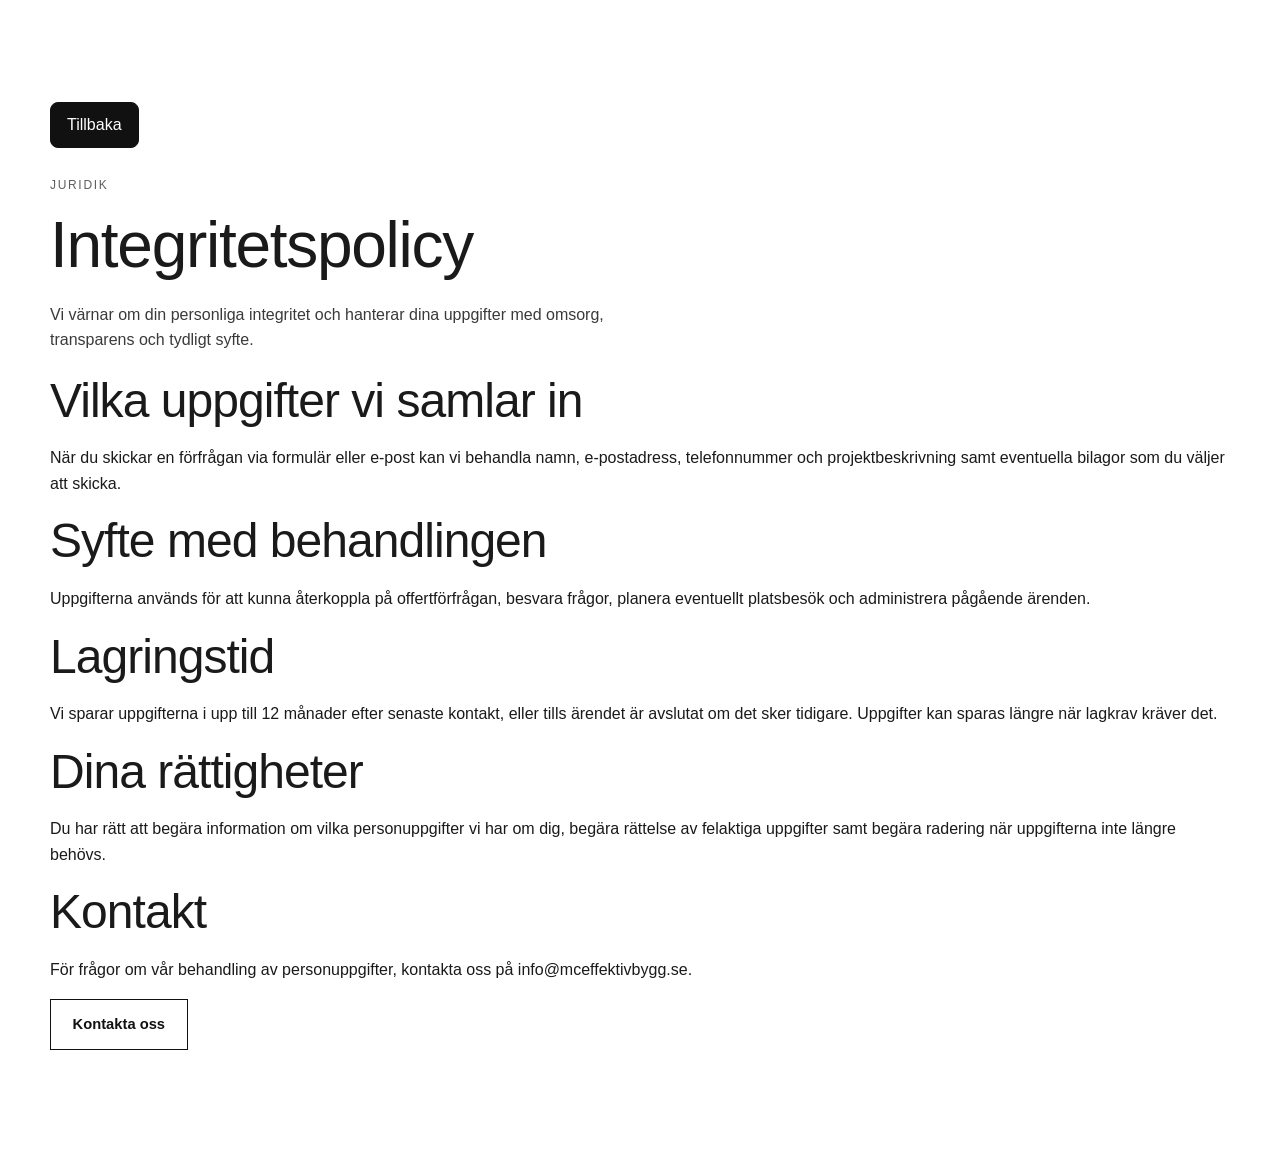
<file: integritetspolicy.html>
<!DOCTYPE html>
<html lang="sv">
  <head>
    <meta charset="UTF-8" />
    <meta name="viewport" content="width=device-width, initial-scale=1.0" />
    <title>Integritetspolicy | M &amp; C Effektiv Bygg AB</title>
    <meta name="description" content="Integritetspolicy för M & C Effektiv Bygg AB." />
    <link rel="stylesheet" href="styles.css" />
  </head>
  <body>
    <main class="section">
      <div class="container policy-page">
        <a class="btn-back js-smart-back" href="index.html#kontakt">Tillbaka</a>
        <p class="eyebrow">Juridik</p>
        <h1>Integritetspolicy</h1>
        <p class="project-lead">Vi värnar om din personliga integritet och hanterar dina uppgifter med omsorg, transparens och tydligt syfte.</p>

        <section>
          <h2>Vilka uppgifter vi samlar in</h2>
          <p>När du skickar en förfrågan via formulär eller e-post kan vi behandla namn, e-postadress, telefonnummer och projektbeskrivning samt eventuella bilagor som du väljer att skicka.</p>
        </section>

        <section>
          <h2>Syfte med behandlingen</h2>
          <p>Uppgifterna används för att kunna återkoppla på offertförfrågan, besvara frågor, planera eventuellt platsbesök och administrera pågående ärenden.</p>
        </section>

        <section>
          <h2>Lagringstid</h2>
          <p>Vi sparar uppgifterna i upp till 12 månader efter senaste kontakt, eller tills ärendet är avslutat om det sker tidigare. Uppgifter kan sparas längre när lagkrav kräver det.</p>
        </section>

        <section>
          <h2>Dina rättigheter</h2>
          <p>Du har rätt att begära information om vilka personuppgifter vi har om dig, begära rättelse av felaktiga uppgifter samt begära radering när uppgifterna inte längre behövs.</p>
        </section>

        <section>
          <h2>Kontakt</h2>
          <p>För frågor om vår behandling av personuppgifter, kontakta oss på <a href="mailto:info@mceffektivbygg.se">info@mceffektivbygg.se</a>.</p>
        </section>

        <a class="btn btn-primary" href="index.html#kontakt">Kontakta oss</a>
      </div>
    </main>
      <script src="script.js" defer></script>
  </body>
</html>
</file>
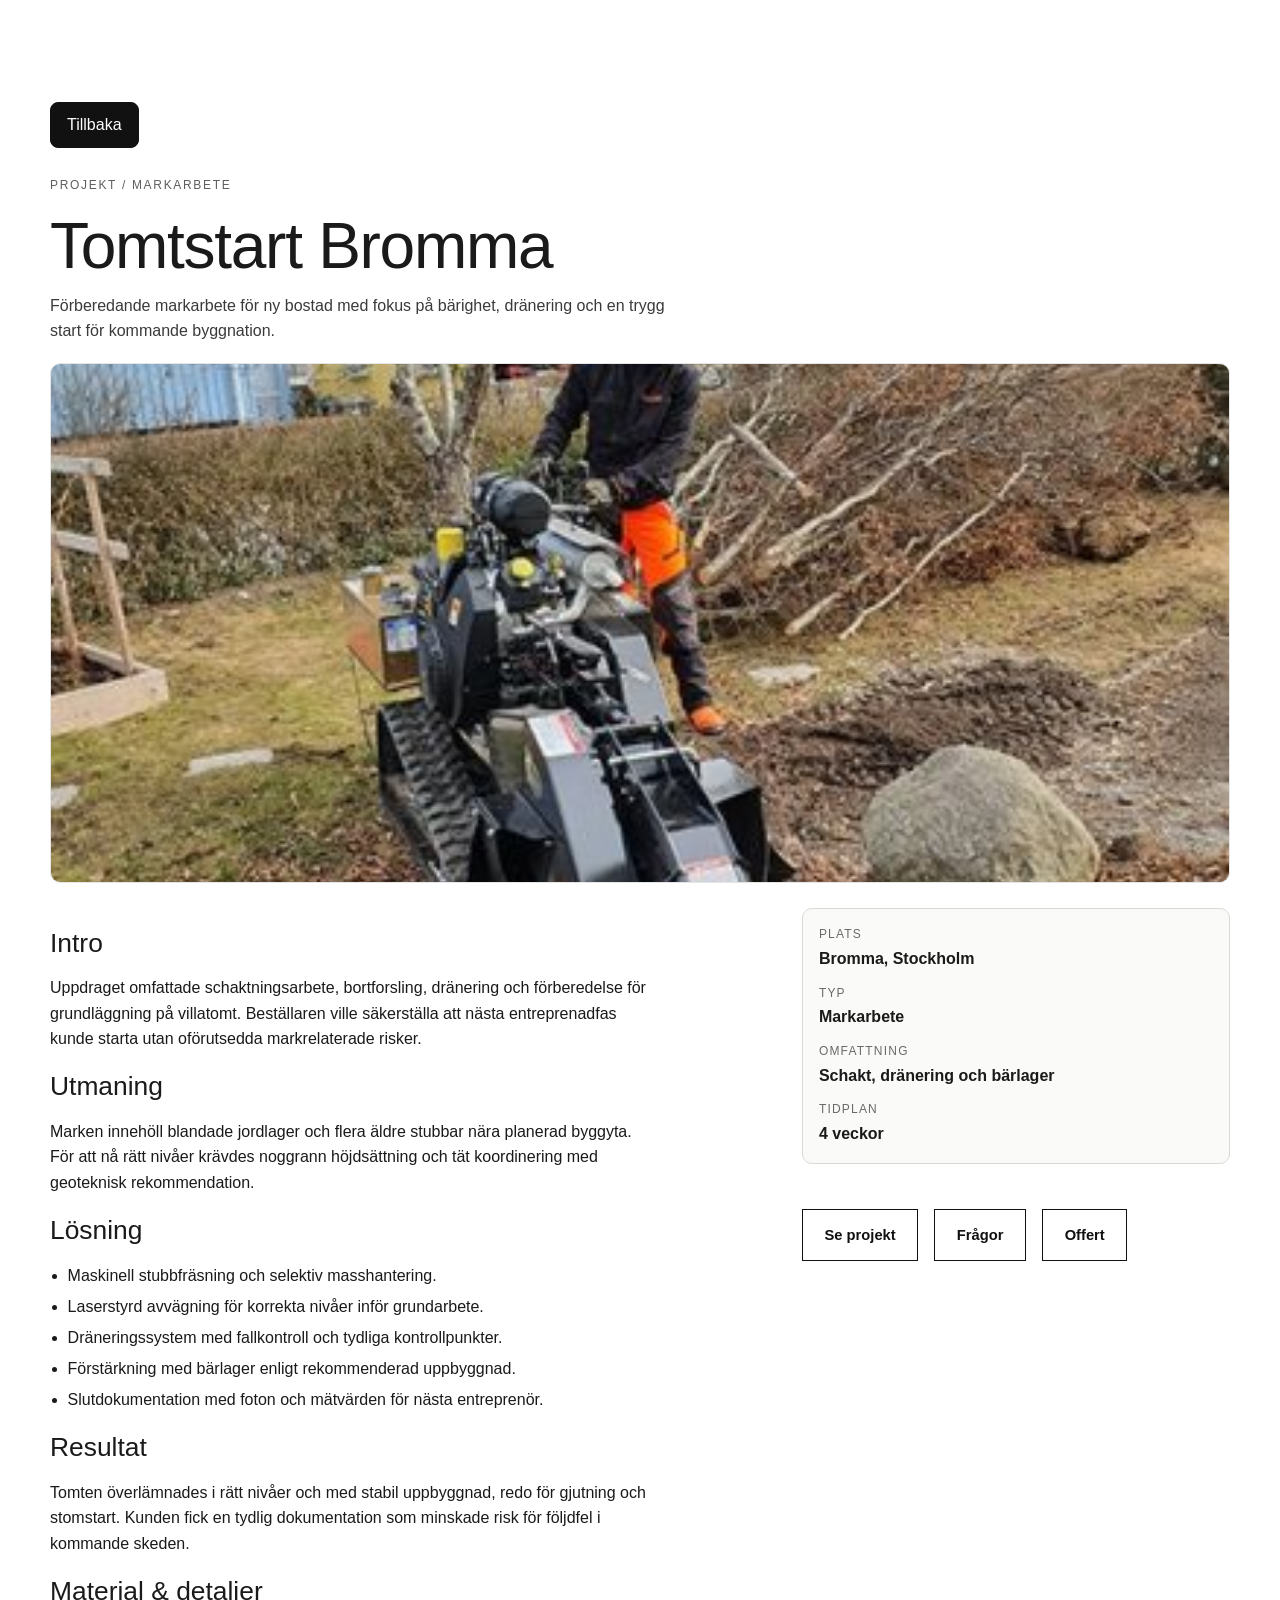
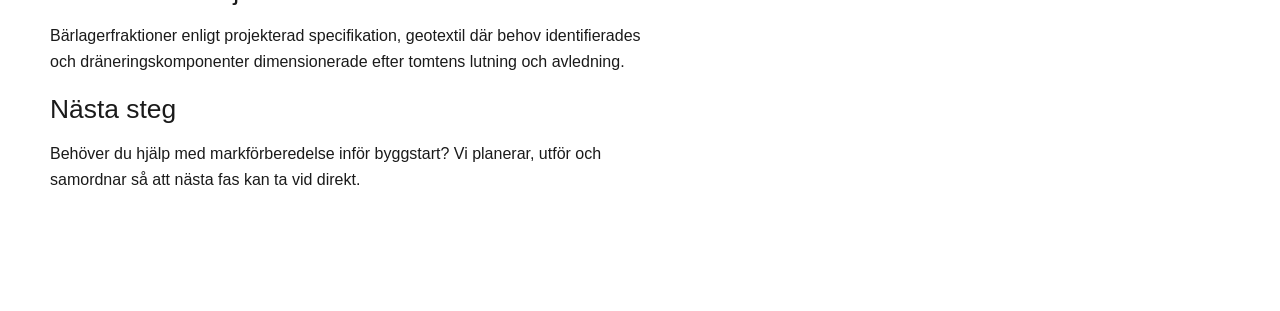
<file: projects/markarbete.html>
<!DOCTYPE html>
<html lang="sv">
  <head>
    <meta charset="UTF-8" />
    <meta name="viewport" content="width=device-width, initial-scale=1.0" />
    <title>Projekt | Tomtstart Bromma</title>
    <meta name="description" content="Projektöversikt för markarbete utfört av M & C Effektiv Bygg AB." />
    <link rel="stylesheet" href="../styles.css" />
  </head>
  <body>
    <main class="section">
      <div class="container project-detail">
        <div class="project-back-row"><a class="btn-back js-smart-back" href="../index.html#projekt">Tillbaka</a></div>
        <p class="eyebrow">Projekt / Markarbete</p>
        <h1>Tomtstart Bromma</h1>
        <p class="project-lead">Förberedande markarbete för ny bostad med fokus på bärighet, dränering och en trygg start för kommande byggnation.</p>

        <img src="../stubbfrasning-i-stockholm-pr0o8lj13ntaaxgfsxd2gxytgym2a6zgzi6w6am1l6.jpg" alt="Markarbete Bromma" loading="lazy" class="project-hero-image" />

        <div class="project-layout">
          <section class="project-text">
            <h2>Intro</h2>
            <p>Uppdraget omfattade schaktningsarbete, bortforsling, dränering och förberedelse för grundläggning på villatomt. Beställaren ville säkerställa att nästa entreprenadfas kunde starta utan oförutsedda markrelaterade risker.</p>

            <h2>Utmaning</h2>
            <p>Marken innehöll blandade jordlager och flera äldre stubbar nära planerad byggyta. För att nå rätt nivåer krävdes noggrann höjdsättning och tät koordinering med geoteknisk rekommendation.</p>

            <h2>Lösning</h2>
            <ul>
              <li>Maskinell stubbfräsning och selektiv masshantering.</li>
              <li>Laserstyrd avvägning för korrekta nivåer inför grundarbete.</li>
              <li>Dräneringssystem med fallkontroll och tydliga kontrollpunkter.</li>
              <li>Förstärkning med bärlager enligt rekommenderad uppbyggnad.</li>
              <li>Slutdokumentation med foton och mätvärden för nästa entreprenör.</li>
            </ul>

            <h2>Resultat</h2>
            <p>Tomten överlämnades i rätt nivåer och med stabil uppbyggnad, redo för gjutning och stomstart. Kunden fick en tydlig dokumentation som minskade risk för följdfel i kommande skeden.</p>

            <h2>Material &amp; detaljer</h2>
            <p>Bärlagerfraktioner enligt projekterad specifikation, geotextil där behov identifierades och dräneringskomponenter dimensionerade efter tomtens lutning och avledning.</p>

            <h2>Nästa steg</h2>
            <p>Behöver du hjälp med markförberedelse inför byggstart? Vi planerar, utför och samordnar så att nästa fas kan ta vid direkt.</p>
          </section>

          <aside class="project-facts project-aside">
            <div class="facts-card">
              <div><span>Plats</span><strong>Bromma, Stockholm</strong></div>
              <div><span>Typ</span><strong>Markarbete</strong></div>
              <div><span>Omfattning</span><strong>Schakt, dränering och bärlager</strong></div>
              <div><span>Tidplan</span><strong>4 veckor</strong></div>
            </div>
            <div class="cta-buttons">
              <a class="btn btn-primary" href="../index.html#projekt">Se projekt</a>
              <a class="btn btn-primary" href="../index.html#kontakt">Frågor</a>
              <a class="btn btn-primary" href="../index.html#kontakt">Offert</a>
            </div>
          </aside>
        </div>
      </div>
    </main>
      <script src="../script.js" defer></script>
  </body>
</html>
</file>
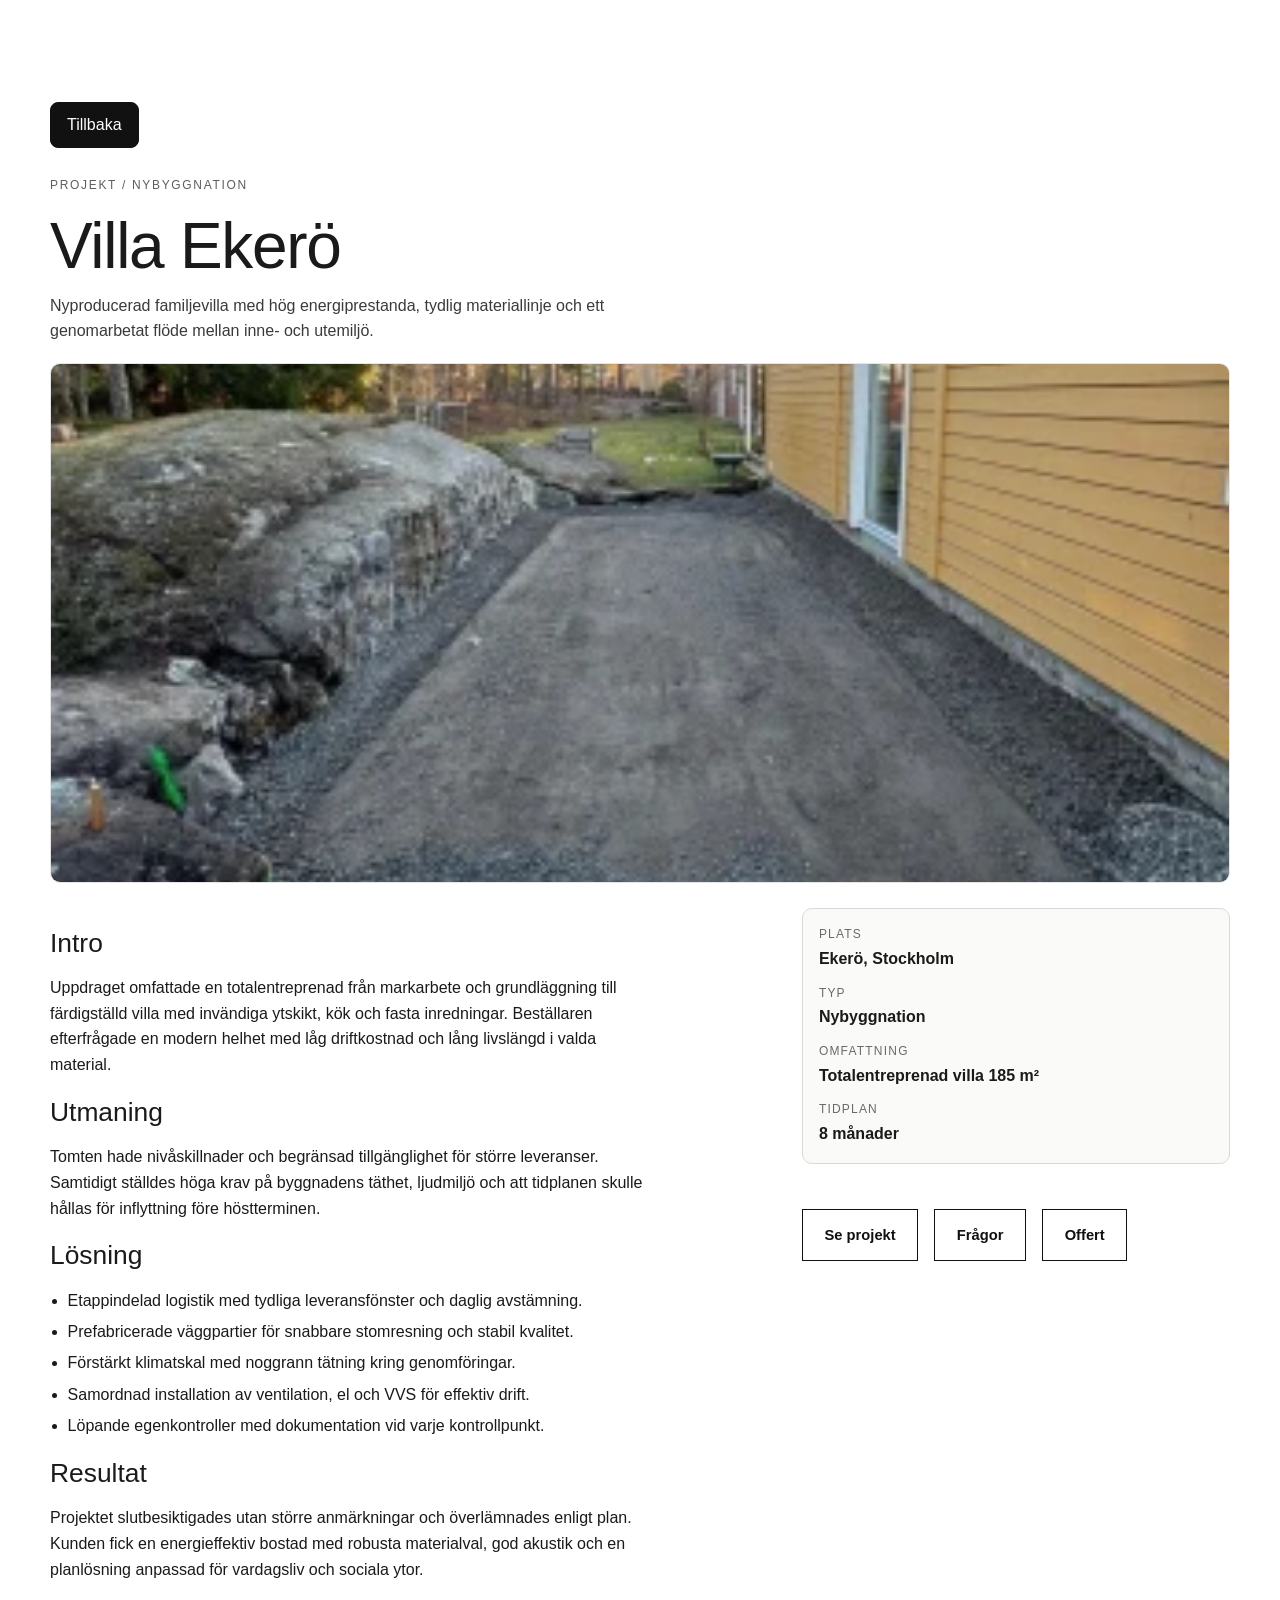
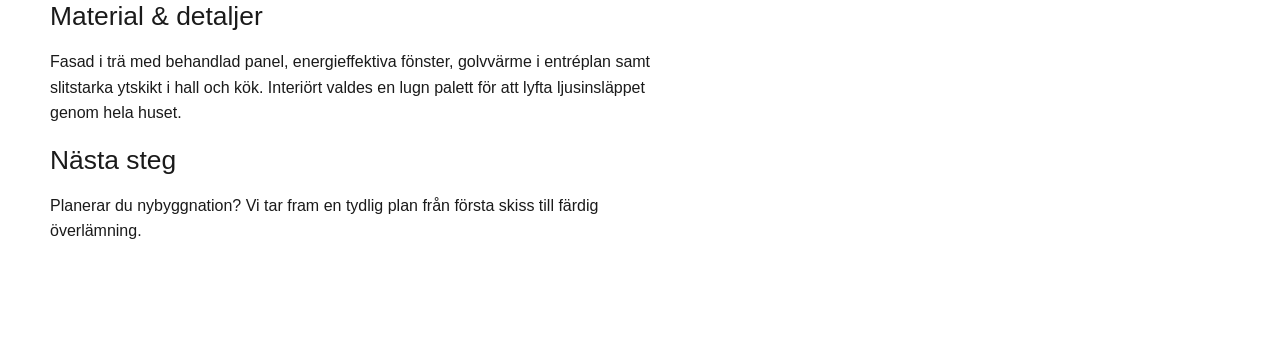
<file: projects/nybyggnation.html>
<!DOCTYPE html>
<html lang="sv">
  <head>
    <meta charset="UTF-8" />
    <meta name="viewport" content="width=device-width, initial-scale=1.0" />
    <title>Projekt | Villa Ekerö</title>
    <meta name="description" content="Projektöversikt för nybyggnation utfört av M & C Effektiv Bygg AB." />
    <link rel="stylesheet" href="../styles.css" />
  </head>
  <body>
    <main class="section">
      <div class="container project-detail">
        <div class="project-back-row"><a class="btn-back js-smart-back" href="../index.html#projekt">Tillbaka</a></div>
        <p class="eyebrow">Projekt / Nybyggnation</p>
        <h1>Villa Ekerö</h1>
        <p class="project-lead">Nyproducerad familjevilla med hög energiprestanda, tydlig materiallinje och ett genomarbetat flöde mellan inne- och utemiljö.</p>

        <img src="../587042338_1490863259667357_3869586365317808250_nlow.webp" alt="Nybyggnation Villa Ekerö" loading="lazy" class="project-hero-image" />

        <div class="project-layout">
          <section class="project-text">
            <h2>Intro</h2>
            <p>Uppdraget omfattade en totalentreprenad från markarbete och grundläggning till färdigställd villa med invändiga ytskikt, kök och fasta inredningar. Beställaren efterfrågade en modern helhet med låg driftkostnad och lång livslängd i valda material.</p>

            <h2>Utmaning</h2>
            <p>Tomten hade nivåskillnader och begränsad tillgänglighet för större leveranser. Samtidigt ställdes höga krav på byggnadens täthet, ljudmiljö och att tidplanen skulle hållas för inflyttning före höstterminen.</p>

            <h2>Lösning</h2>
            <ul>
              <li>Etappindelad logistik med tydliga leveransfönster och daglig avstämning.</li>
              <li>Prefabricerade väggpartier för snabbare stomresning och stabil kvalitet.</li>
              <li>Förstärkt klimatskal med noggrann tätning kring genomföringar.</li>
              <li>Samordnad installation av ventilation, el och VVS för effektiv drift.</li>
              <li>Löpande egenkontroller med dokumentation vid varje kontrollpunkt.</li>
            </ul>

            <h2>Resultat</h2>
            <p>Projektet slutbesiktigades utan större anmärkningar och överlämnades enligt plan. Kunden fick en energieffektiv bostad med robusta materialval, god akustik och en planlösning anpassad för vardagsliv och sociala ytor.</p>

            <h2>Material &amp; detaljer</h2>
            <p>Fasad i trä med behandlad panel, energieffektiva fönster, golvvärme i entréplan samt slitstarka ytskikt i hall och kök. Interiört valdes en lugn palett för att lyfta ljusinsläppet genom hela huset.</p>

            <h2>Nästa steg</h2>
            <p>Planerar du nybyggnation? Vi tar fram en tydlig plan från första skiss till färdig överlämning.</p>
          </section>

          <aside class="project-facts project-aside">
            <div class="facts-card">
              <div><span>Plats</span><strong>Ekerö, Stockholm</strong></div>
              <div><span>Typ</span><strong>Nybyggnation</strong></div>
              <div><span>Omfattning</span><strong>Totalentreprenad villa 185 m²</strong></div>
              <div><span>Tidplan</span><strong>8 månader</strong></div>
            </div>
            <div class="cta-buttons">
              <a class="btn btn-primary" href="../index.html#projekt">Se projekt</a>
              <a class="btn btn-primary" href="../index.html#kontakt">Frågor</a>
              <a class="btn btn-primary" href="../index.html#kontakt">Offert</a>
            </div>
          </aside>
        </div>
      </div>
    </main>
      <script src="../script.js" defer></script>
  </body>
</html>
</file>
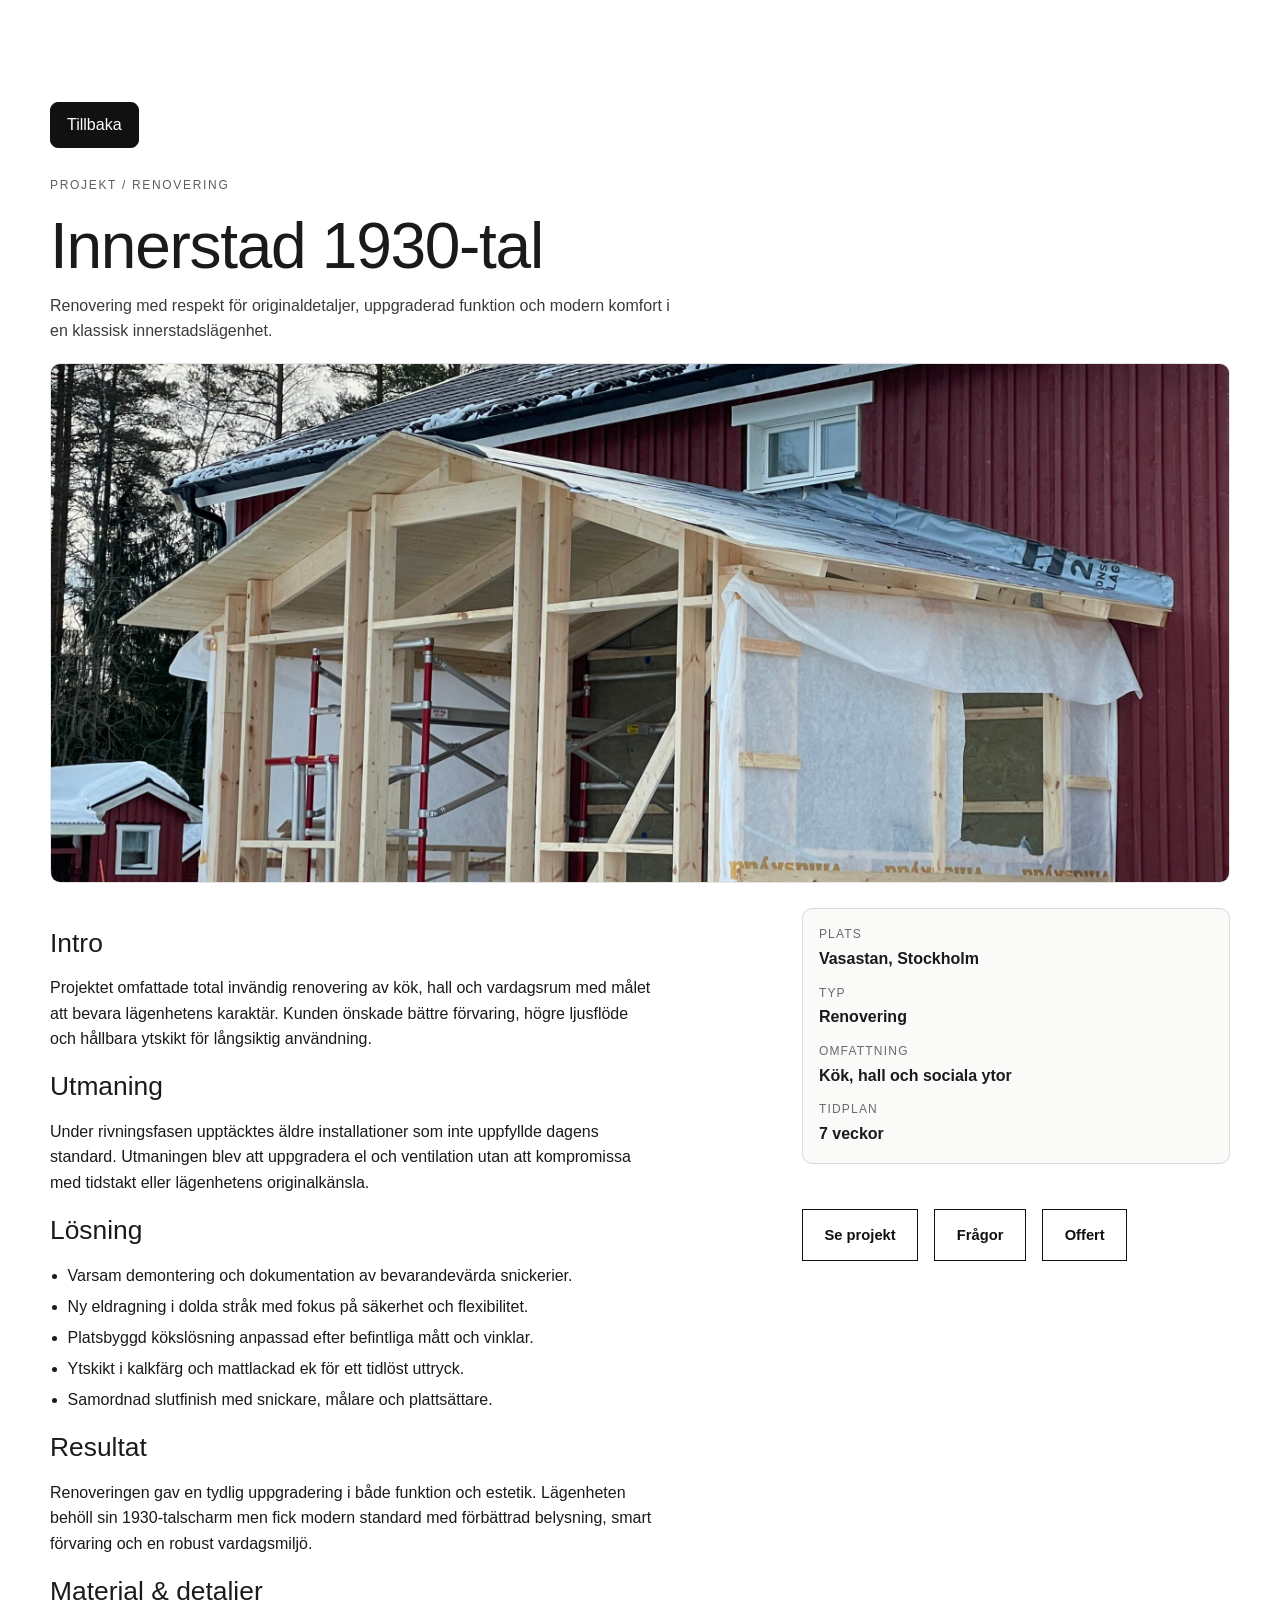
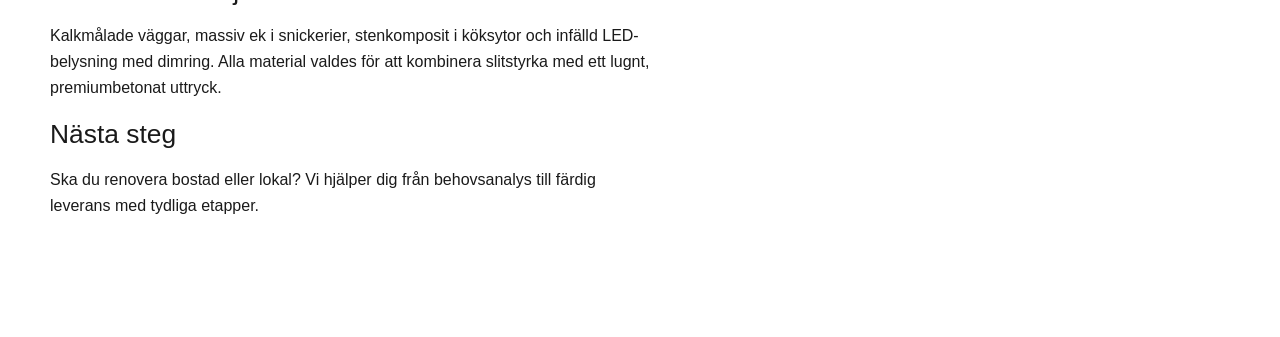
<file: projects/renovering.html>
<!DOCTYPE html>
<html lang="sv">
  <head>
    <meta charset="UTF-8" />
    <meta name="viewport" content="width=device-width, initial-scale=1.0" />
    <title>Projekt | Innerstad 1930-tal</title>
    <meta name="description" content="Projektöversikt för renovering utfört av M & C Effektiv Bygg AB." />
    <link rel="stylesheet" href="../styles.css" />
  </head>
  <body>
    <main class="section">
      <div class="container project-detail">
        <div class="project-back-row"><a class="btn-back js-smart-back" href="../index.html#projekt">Tillbaka</a></div>
        <p class="eyebrow">Projekt / Renovering</p>
        <h1>Innerstad 1930-tal</h1>
        <p class="project-lead">Renovering med respekt för originaldetaljer, uppgraderad funktion och modern komfort i en klassisk innerstadslägenhet.</p>

        <img src="../image003_3-scaled.jpg" alt="Renovering innerstad" loading="lazy" class="project-hero-image" />

        <div class="project-layout">
          <section class="project-text">
            <h2>Intro</h2>
            <p>Projektet omfattade total invändig renovering av kök, hall och vardagsrum med målet att bevara lägenhetens karaktär. Kunden önskade bättre förvaring, högre ljusflöde och hållbara ytskikt för långsiktig användning.</p>

            <h2>Utmaning</h2>
            <p>Under rivningsfasen upptäcktes äldre installationer som inte uppfyllde dagens standard. Utmaningen blev att uppgradera el och ventilation utan att kompromissa med tidstakt eller lägenhetens originalkänsla.</p>

            <h2>Lösning</h2>
            <ul>
              <li>Varsam demontering och dokumentation av bevarandevärda snickerier.</li>
              <li>Ny eldragning i dolda stråk med fokus på säkerhet och flexibilitet.</li>
              <li>Platsbyggd kökslösning anpassad efter befintliga mått och vinklar.</li>
              <li>Ytskikt i kalkfärg och mattlackad ek för ett tidlöst uttryck.</li>
              <li>Samordnad slutfinish med snickare, målare och plattsättare.</li>
            </ul>

            <h2>Resultat</h2>
            <p>Renoveringen gav en tydlig uppgradering i både funktion och estetik. Lägenheten behöll sin 1930-talscharm men fick modern standard med förbättrad belysning, smart förvaring och en robust vardagsmiljö.</p>

            <h2>Material &amp; detaljer</h2>
            <p>Kalkmålade väggar, massiv ek i snickerier, stenkomposit i köksytor och infälld LED-belysning med dimring. Alla material valdes för att kombinera slitstyrka med ett lugnt, premiumbetonat uttryck.</p>

            <h2>Nästa steg</h2>
            <p>Ska du renovera bostad eller lokal? Vi hjälper dig från behovsanalys till färdig leverans med tydliga etapper.</p>
          </section>

          <aside class="project-facts project-aside">
            <div class="facts-card">
              <div><span>Plats</span><strong>Vasastan, Stockholm</strong></div>
              <div><span>Typ</span><strong>Renovering</strong></div>
              <div><span>Omfattning</span><strong>Kök, hall och sociala ytor</strong></div>
              <div><span>Tidplan</span><strong>7 veckor</strong></div>
            </div>
            <div class="cta-buttons">
              <a class="btn btn-primary" href="../index.html#projekt">Se projekt</a>
              <a class="btn btn-primary" href="../index.html#kontakt">Frågor</a>
              <a class="btn btn-primary" href="../index.html#kontakt">Offert</a>
            </div>
          </aside>
        </div>
      </div>
    </main>
      <script src="../script.js" defer></script>
  </body>
</html>
</file>
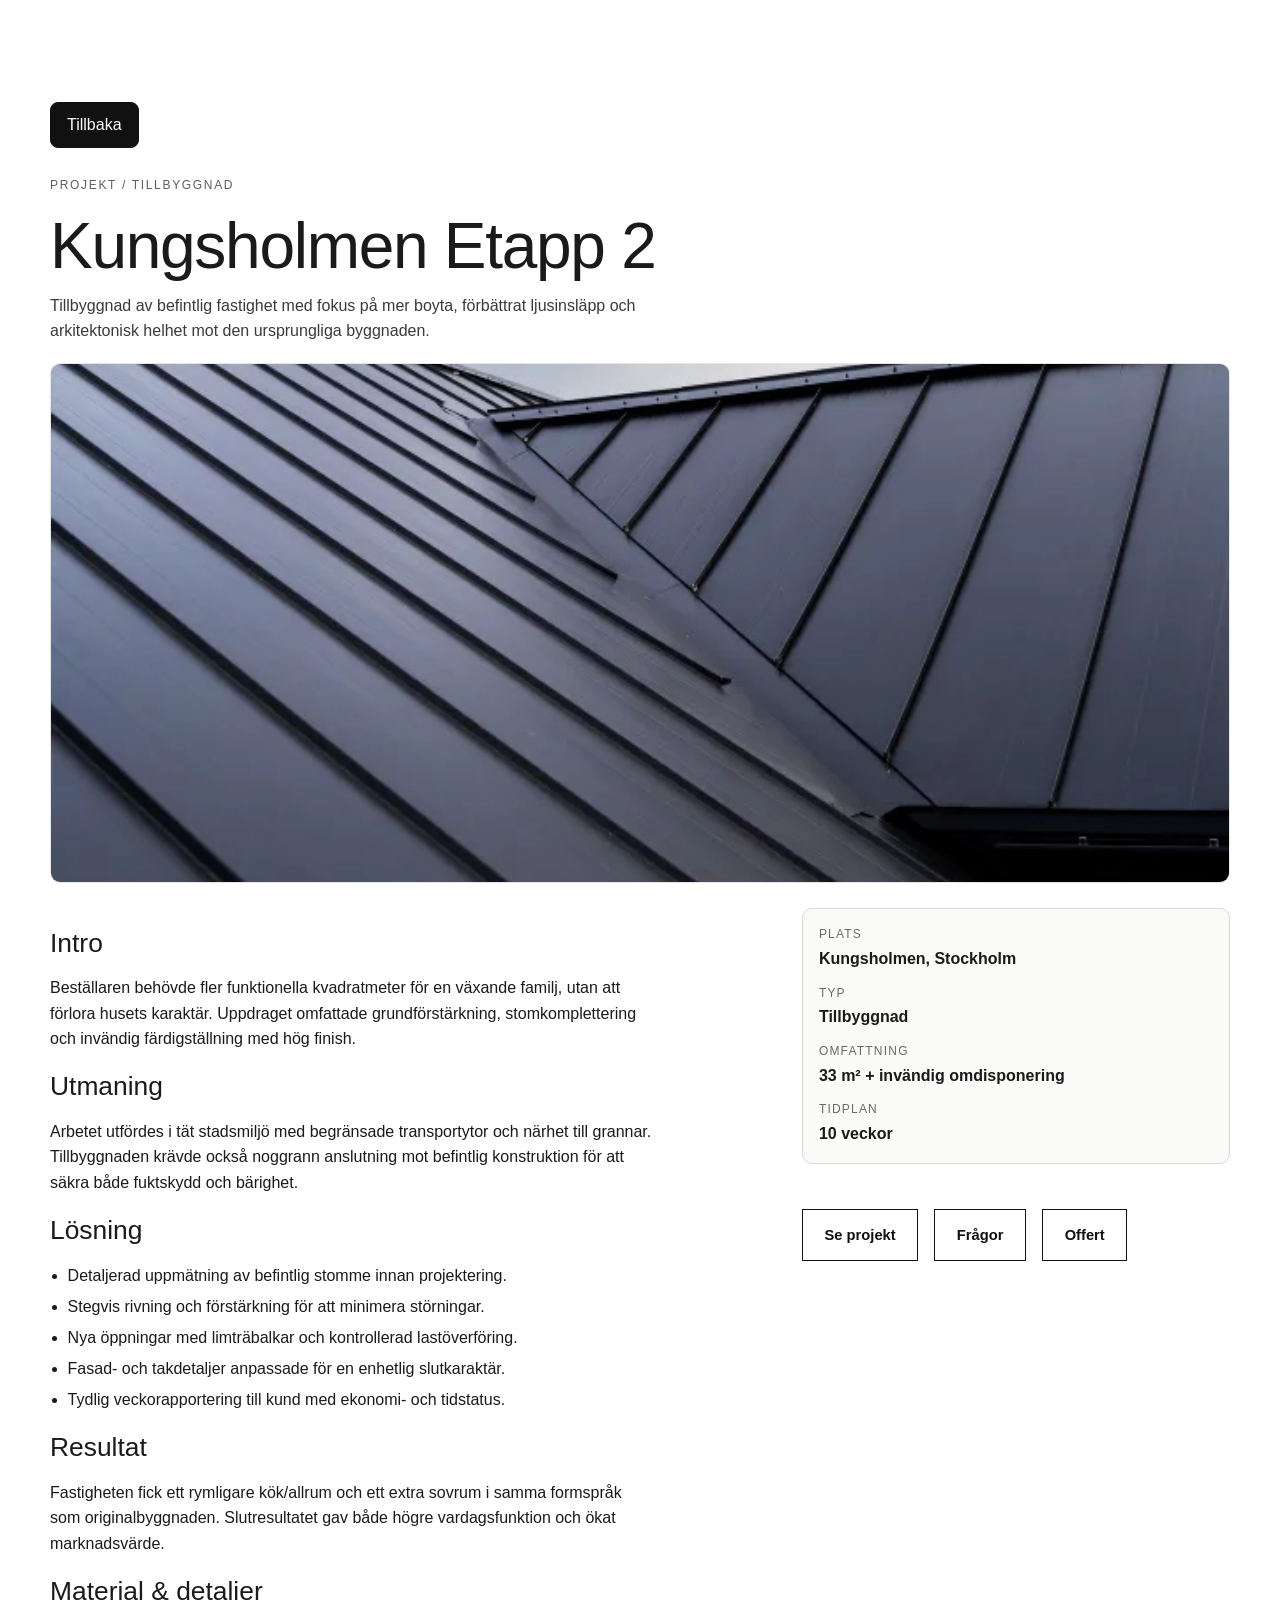
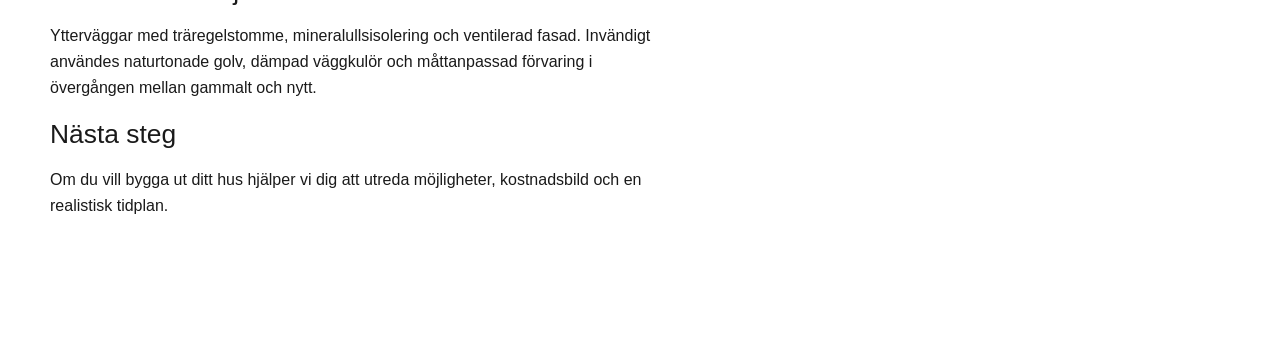
<file: projects/tillbyggnad.html>
<!DOCTYPE html>
<html lang="sv">
  <head>
    <meta charset="UTF-8" />
    <meta name="viewport" content="width=device-width, initial-scale=1.0" />
    <title>Projekt | Kungsholmen Etapp 2</title>
    <meta name="description" content="Projektöversikt för tillbyggnad utfört av M & C Effektiv Bygg AB." />
    <link rel="stylesheet" href="../styles.css" />
  </head>
  <body>
    <main class="section">
      <div class="container project-detail">
        <div class="project-back-row"><a class="btn-back js-smart-back" href="../index.html#projekt">Tillbaka</a></div>
        <p class="eyebrow">Projekt / Tillbyggnad</p>
        <h1>Kungsholmen Etapp 2</h1>
        <p class="project-lead">Tillbyggnad av befintlig fastighet med fokus på mer boyta, förbättrat ljusinsläpp och arkitektonisk helhet mot den ursprungliga byggnaden.</p>

        <img src="../low-angle-modern-house-roof-clouds-1-jpg.webp" alt="Tillbyggnad Kungsholmen" loading="lazy" class="project-hero-image" />

        <div class="project-layout">
          <section class="project-text">
            <h2>Intro</h2>
            <p>Beställaren behövde fler funktionella kvadratmeter för en växande familj, utan att förlora husets karaktär. Uppdraget omfattade grundförstärkning, stomkomplettering och invändig färdigställning med hög finish.</p>

            <h2>Utmaning</h2>
            <p>Arbetet utfördes i tät stadsmiljö med begränsade transportytor och närhet till grannar. Tillbyggnaden krävde också noggrann anslutning mot befintlig konstruktion för att säkra både fuktskydd och bärighet.</p>

            <h2>Lösning</h2>
            <ul>
              <li>Detaljerad uppmätning av befintlig stomme innan projektering.</li>
              <li>Stegvis rivning och förstärkning för att minimera störningar.</li>
              <li>Nya öppningar med limträbalkar och kontrollerad lastöverföring.</li>
              <li>Fasad- och takdetaljer anpassade för en enhetlig slutkaraktär.</li>
              <li>Tydlig veckorapportering till kund med ekonomi- och tidstatus.</li>
            </ul>

            <h2>Resultat</h2>
            <p>Fastigheten fick ett rymligare kök/allrum och ett extra sovrum i samma formspråk som originalbyggnaden. Slutresultatet gav både högre vardagsfunktion och ökat marknadsvärde.</p>

            <h2>Material &amp; detaljer</h2>
            <p>Ytterväggar med träregelstomme, mineralullsisolering och ventilerad fasad. Invändigt användes naturtonade golv, dämpad väggkulör och måttanpassad förvaring i övergången mellan gammalt och nytt.</p>

            <h2>Nästa steg</h2>
            <p>Om du vill bygga ut ditt hus hjälper vi dig att utreda möjligheter, kostnadsbild och en realistisk tidplan.</p>
          </section>

          <aside class="project-facts project-aside">
            <div class="facts-card">
              <div><span>Plats</span><strong>Kungsholmen, Stockholm</strong></div>
              <div><span>Typ</span><strong>Tillbyggnad</strong></div>
              <div><span>Omfattning</span><strong>33 m² + invändig omdisponering</strong></div>
              <div><span>Tidplan</span><strong>10 veckor</strong></div>
            </div>
            <div class="cta-buttons">
              <a class="btn btn-primary" href="../index.html#projekt">Se projekt</a>
              <a class="btn btn-primary" href="../index.html#kontakt">Frågor</a>
              <a class="btn btn-primary" href="../index.html#kontakt">Offert</a>
            </div>
          </aside>
        </div>
      </div>
    </main>
      <script src="../script.js" defer></script>
  </body>
</html>
</file>
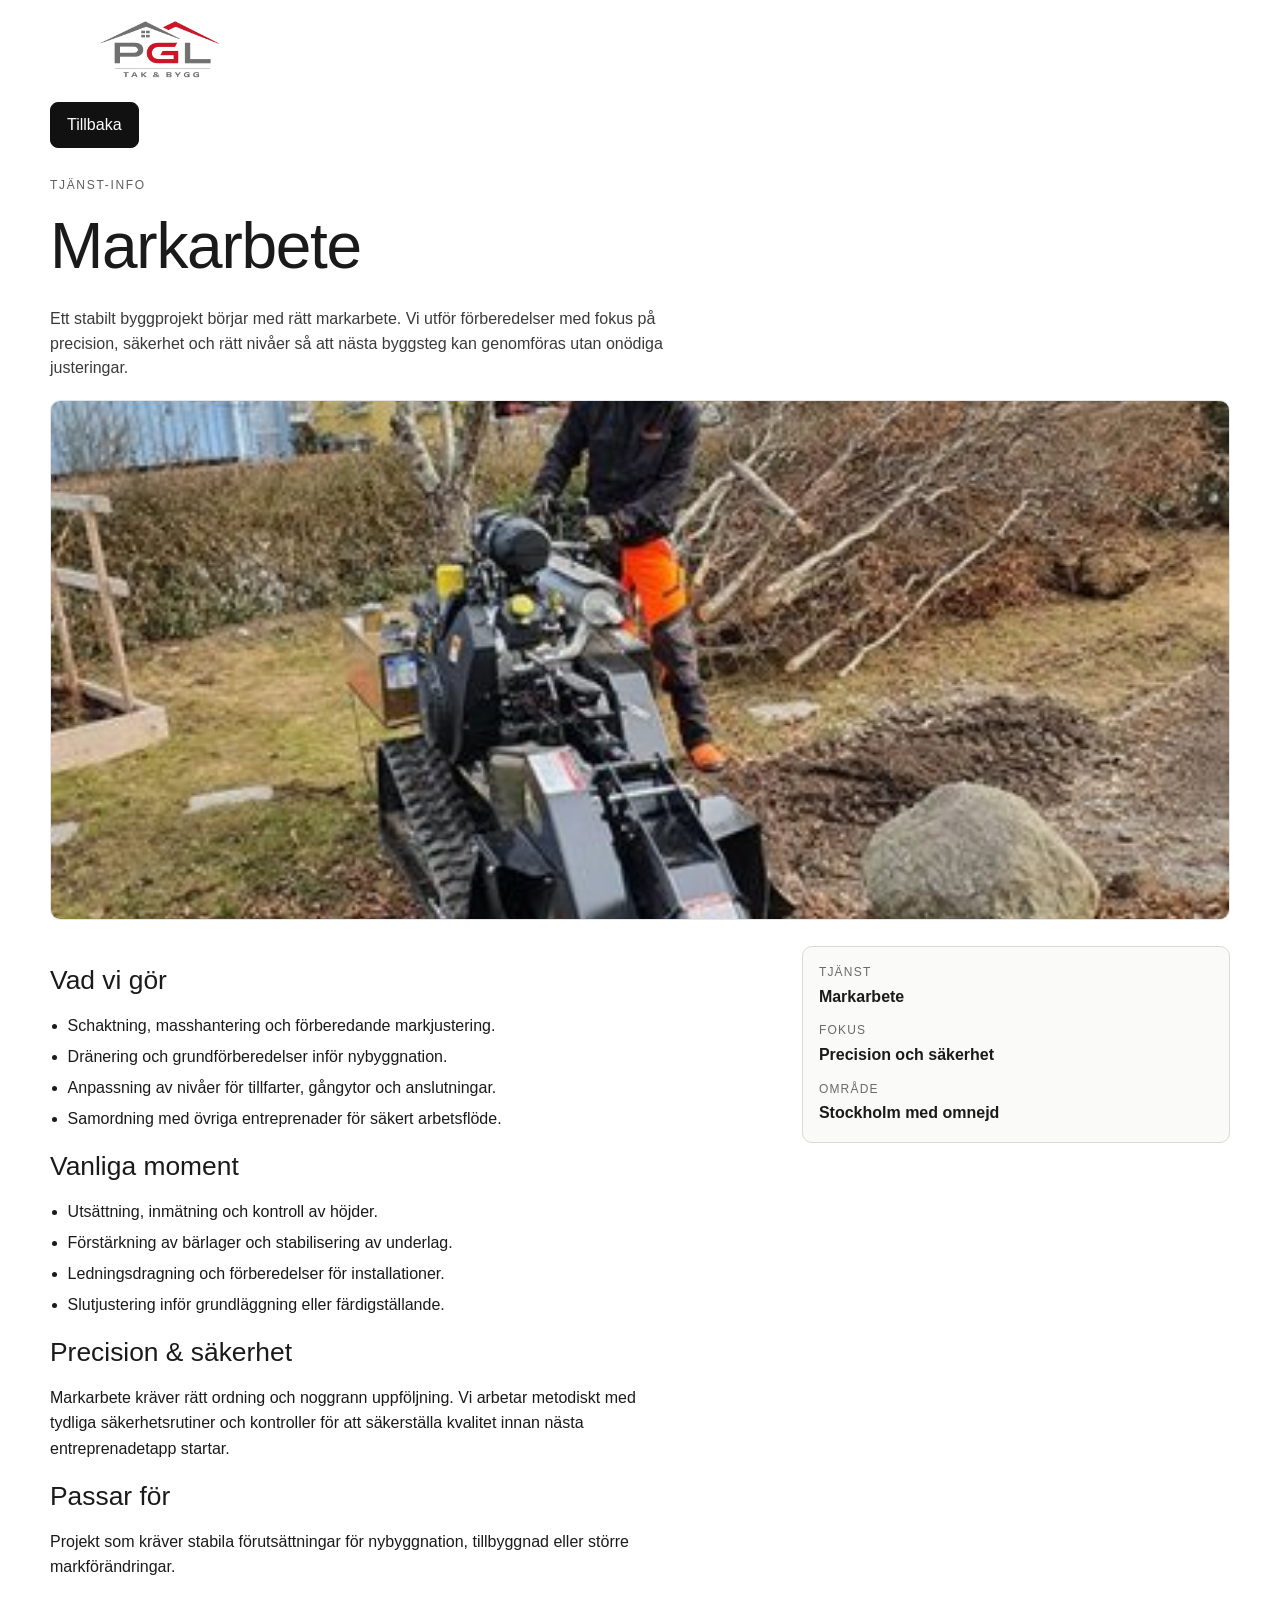
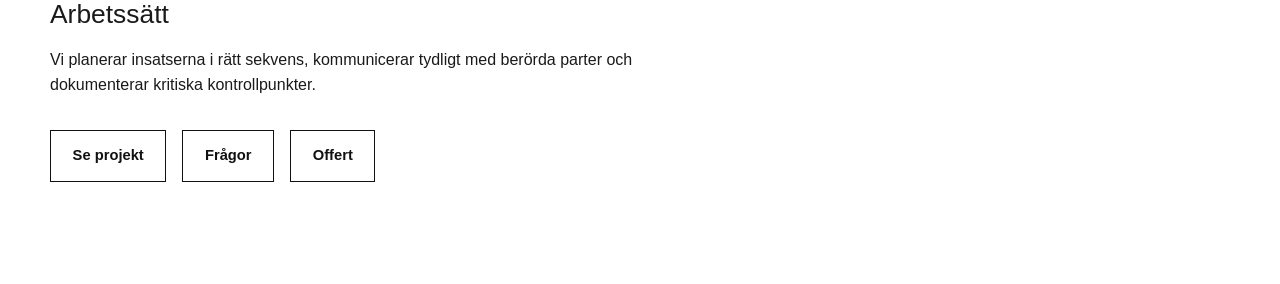
<file: services/markarbete.html>
<!DOCTYPE html>
<html lang="sv">
  <head>
    <meta charset="UTF-8" />
    <meta name="viewport" content="width=device-width, initial-scale=1.0" />
    <title>Tjänst-info | Markarbete</title>
    <meta name="description" content="Tjänst-info för markarbete från M & C Effektiv Bygg AB." />
    <link rel="stylesheet" href="../styles.css" />
  </head>
  <body>
    <header class="site-header is-scrolled" aria-label="Huvudnavigering">
      <div class="container nav-wrapper">
        <a href="../index.html" class="brand" aria-label="Till startsidan">
          <img src="../PGL.png" alt="PGL Energy Tak och Bygg logotyp" />
        </a>
        <nav>
          <ul class="nav-list">
            <li><a href="../index.html#om-oss">Om oss</a></li>
            <li><a href="../index.html#tjanster">Tjänster</a></li>
            <li><a href="../index.html#projekt">Projekt</a></li>
            <li><a href="../index.html#kontakt" class="nav-cta">Kontakta</a></li>
          </ul>
        </nav>
      </div>
    </header>

    <main class="section service-detail">
      <div class="container project-detail">
        <div class="project-back-row"><a class="btn-back js-smart-back" href="../index.html#tjanster">Tillbaka</a></div>
        <p class="eyebrow">Tjänst-info</p>
        <h1 class="service-heading">Markarbete</h1>
        <p class="project-lead">Ett stabilt byggprojekt börjar med rätt markarbete. Vi utför förberedelser med fokus på precision, säkerhet och rätt nivåer så att nästa byggsteg kan genomföras utan onödiga justeringar.</p>

        <img src="../stubbfrasning-i-stockholm-pr0o8lj13ntaaxgfsxd2gxytgym2a6zgzi6w6am1l6.jpg" alt="Markarbete" loading="lazy" class="service-image" />

        <div class="project-layout">
          <section class="project-text">
            <h2>Vad vi gör</h2>
            <ul>
              <li>Schaktning, masshantering och förberedande markjustering.</li>
              <li>Dränering och grundförberedelser inför nybyggnation.</li>
              <li>Anpassning av nivåer för tillfarter, gångytor och anslutningar.</li>
              <li>Samordning med övriga entreprenader för säkert arbetsflöde.</li>
            </ul>

            <h2>Vanliga moment</h2>
            <ul>
              <li>Utsättning, inmätning och kontroll av höjder.</li>
              <li>Förstärkning av bärlager och stabilisering av underlag.</li>
              <li>Ledningsdragning och förberedelser för installationer.</li>
              <li>Slutjustering inför grundläggning eller färdigställande.</li>
            </ul>

            <h2>Precision &amp; säkerhet</h2>
            <p>Markarbete kräver rätt ordning och noggrann uppföljning. Vi arbetar metodiskt med tydliga säkerhetsrutiner och kontroller för att säkerställa kvalitet innan nästa entreprenadetapp startar.</p>

            <h2>Passar för</h2>
            <p>Projekt som kräver stabila förutsättningar för nybyggnation, tillbyggnad eller större markförändringar.</p>

            <section>
              <h2>Arbetssätt</h2>
              <p>Vi planerar insatserna i rätt sekvens, kommunicerar tydligt med berörda parter och dokumenterar kritiska kontrollpunkter.</p>
            </section>

            <div class="cta-buttons">
              <a class="btn btn-primary" href="../index.html#projekt">Se projekt</a>
              <a class="btn btn-primary" href="../index.html#kontakt">Frågor</a>
              <a class="btn btn-primary" href="../index.html#kontakt">Offert</a>
            </div>
          </section>

          <aside class="project-facts project-aside">
            <div class="facts-card">
              <div><span>Tjänst</span><strong>Markarbete</strong></div>
              <div><span>Fokus</span><strong>Precision och säkerhet</strong></div>
              <div><span>Område</span><strong>Stockholm med omnejd</strong></div>
            </div>
          </aside>
        </div>
      </div>
    </main>
      <script src="../script.js" defer></script>
  </body>
</html>
</file>
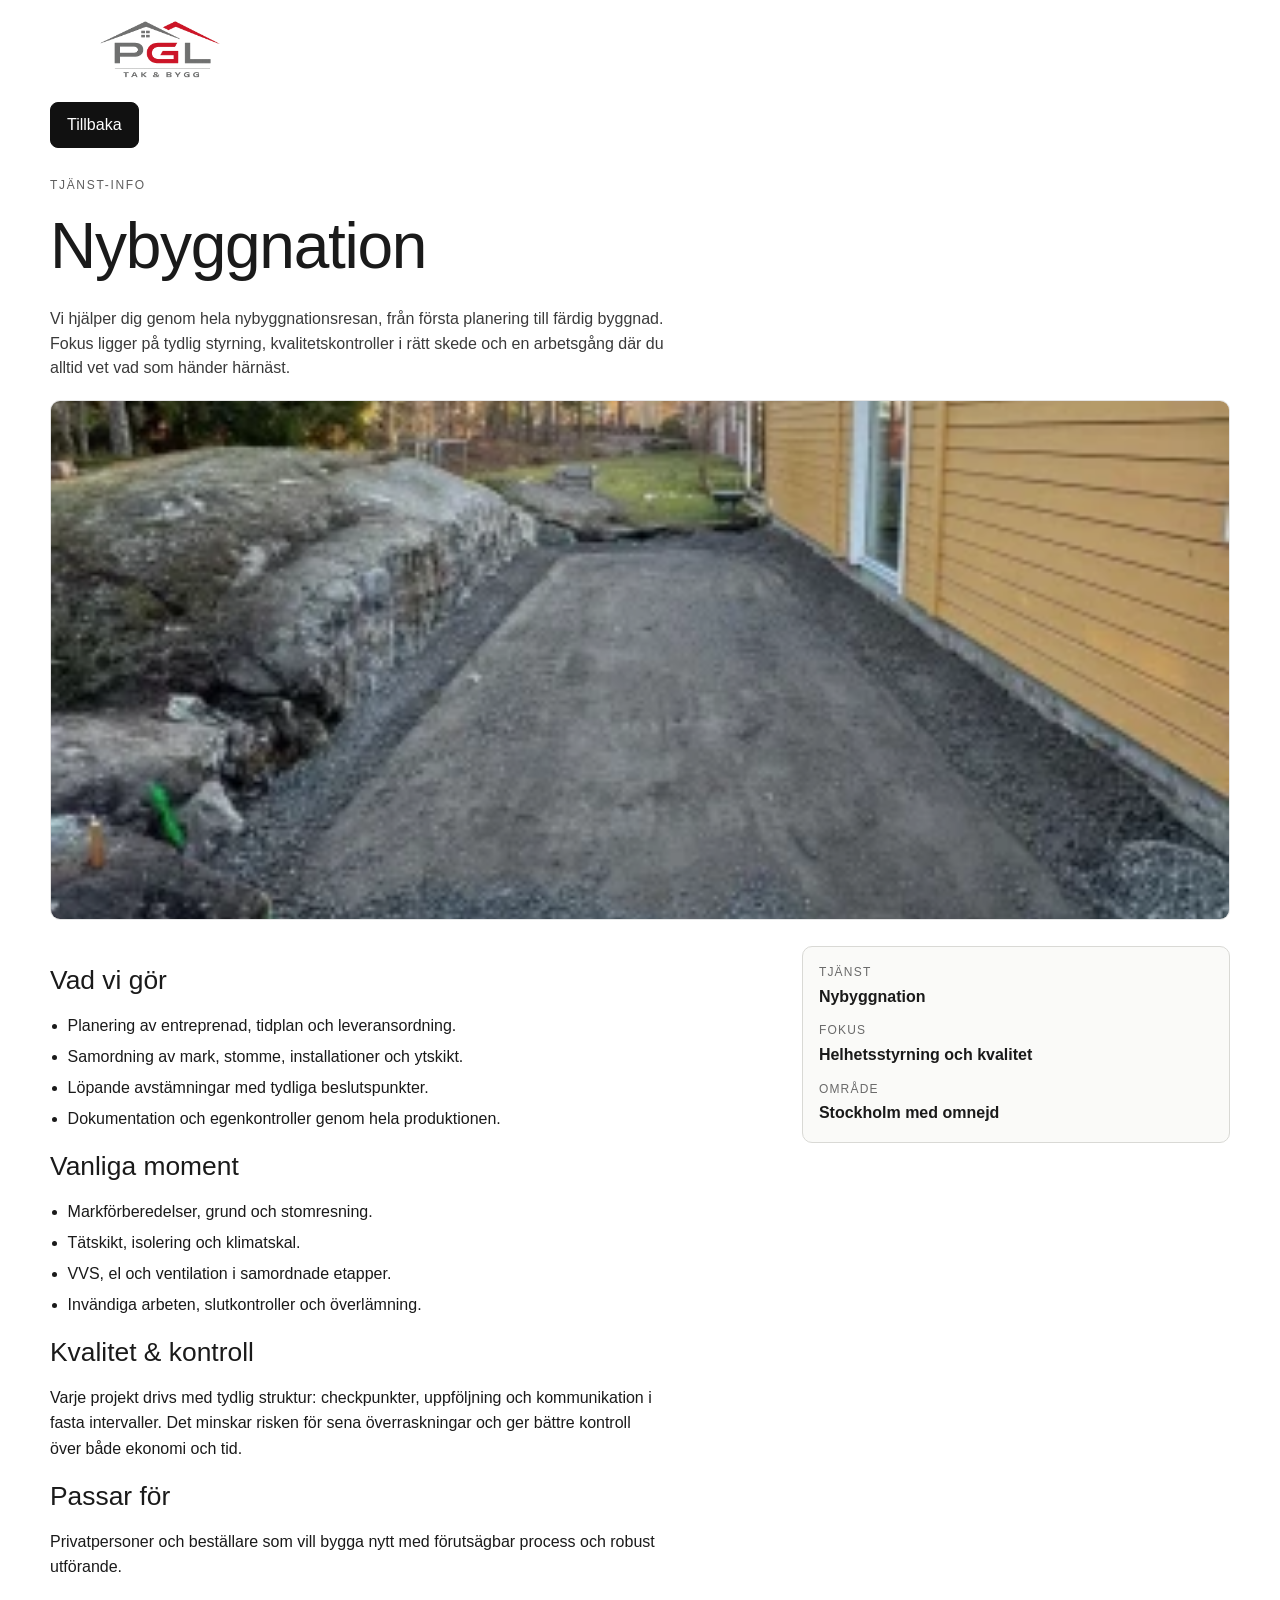
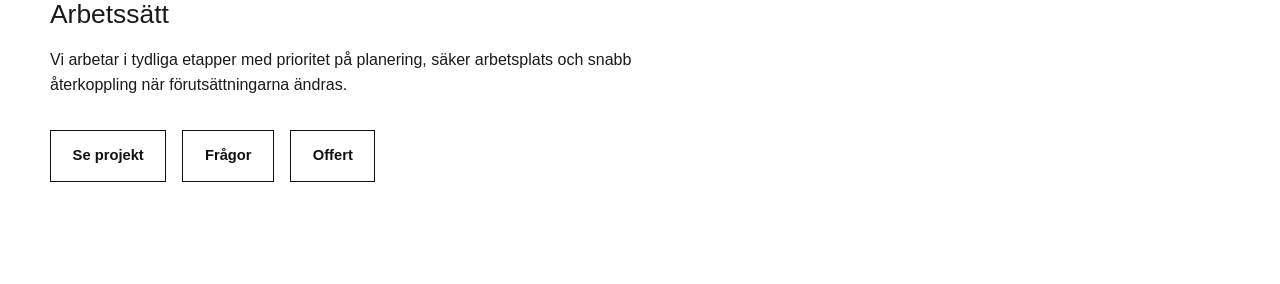
<file: services/nybyggnation.html>
<!DOCTYPE html>
<html lang="sv">
  <head>
    <meta charset="UTF-8" />
    <meta name="viewport" content="width=device-width, initial-scale=1.0" />
    <title>Tjänst-info | Nybyggnation</title>
    <meta name="description" content="Tjänst-info för nybyggnation från M & C Effektiv Bygg AB." />
    <link rel="stylesheet" href="../styles.css" />
  </head>
  <body>
    <header class="site-header is-scrolled" aria-label="Huvudnavigering">
      <div class="container nav-wrapper">
        <a href="../index.html" class="brand" aria-label="Till startsidan">
          <img src="../PGL.png" alt="PGL Energy Tak och Bygg logotyp" />
        </a>
        <nav>
          <ul class="nav-list">
            <li><a href="../index.html#om-oss">Om oss</a></li>
            <li><a href="../index.html#tjanster">Tjänster</a></li>
            <li><a href="../index.html#projekt">Projekt</a></li>
            <li><a href="../index.html#kontakt" class="nav-cta">Kontakta</a></li>
          </ul>
        </nav>
      </div>
    </header>

    <main class="section service-detail">
      <div class="container project-detail">
        <div class="project-back-row"><a class="btn-back js-smart-back" href="../index.html#tjanster">Tillbaka</a></div>
        <p class="eyebrow">Tjänst-info</p>
        <h1 class="service-heading">Nybyggnation</h1>
        <p class="project-lead">Vi hjälper dig genom hela nybyggnationsresan, från första planering till färdig byggnad. Fokus ligger på tydlig styrning, kvalitetskontroller i rätt skede och en arbetsgång där du alltid vet vad som händer härnäst.</p>

        <img src="../587042338_1490863259667357_3869586365317808250_nlow.webp" alt="Nybyggnation" loading="lazy" class="service-image" />

        <div class="project-layout">
          <section class="project-text">
            <h2>Vad vi gör</h2>
            <ul>
              <li>Planering av entreprenad, tidplan och leveransordning.</li>
              <li>Samordning av mark, stomme, installationer och ytskikt.</li>
              <li>Löpande avstämningar med tydliga beslutspunkter.</li>
              <li>Dokumentation och egenkontroller genom hela produktionen.</li>
            </ul>

            <h2>Vanliga moment</h2>
            <ul>
              <li>Markförberedelser, grund och stomresning.</li>
              <li>Tätskikt, isolering och klimatskal.</li>
              <li>VVS, el och ventilation i samordnade etapper.</li>
              <li>Invändiga arbeten, slutkontroller och överlämning.</li>
            </ul>

            <h2>Kvalitet &amp; kontroll</h2>
            <p>Varje projekt drivs med tydlig struktur: checkpunkter, uppföljning och kommunikation i fasta intervaller. Det minskar risken för sena överraskningar och ger bättre kontroll över både ekonomi och tid.</p>

            <h2>Passar för</h2>
            <p>Privatpersoner och beställare som vill bygga nytt med förutsägbar process och robust utförande.</p>

            <section>
              <h2>Arbetssätt</h2>
              <p>Vi arbetar i tydliga etapper med prioritet på planering, säker arbetsplats och snabb återkoppling när förutsättningarna ändras.</p>
            </section>

            <div class="cta-buttons">
              <a class="btn btn-primary" href="../index.html#projekt">Se projekt</a>
              <a class="btn btn-primary" href="../index.html#kontakt">Frågor</a>
              <a class="btn btn-primary" href="../index.html#kontakt">Offert</a>
            </div>
          </section>

          <aside class="project-facts project-aside">
            <div class="facts-card">
              <div><span>Tjänst</span><strong>Nybyggnation</strong></div>
              <div><span>Fokus</span><strong>Helhetsstyrning och kvalitet</strong></div>
              <div><span>Område</span><strong>Stockholm med omnejd</strong></div>
            </div>
          </aside>
        </div>
      </div>
    </main>
      <script src="../script.js" defer></script>
  </body>
</html>
</file>
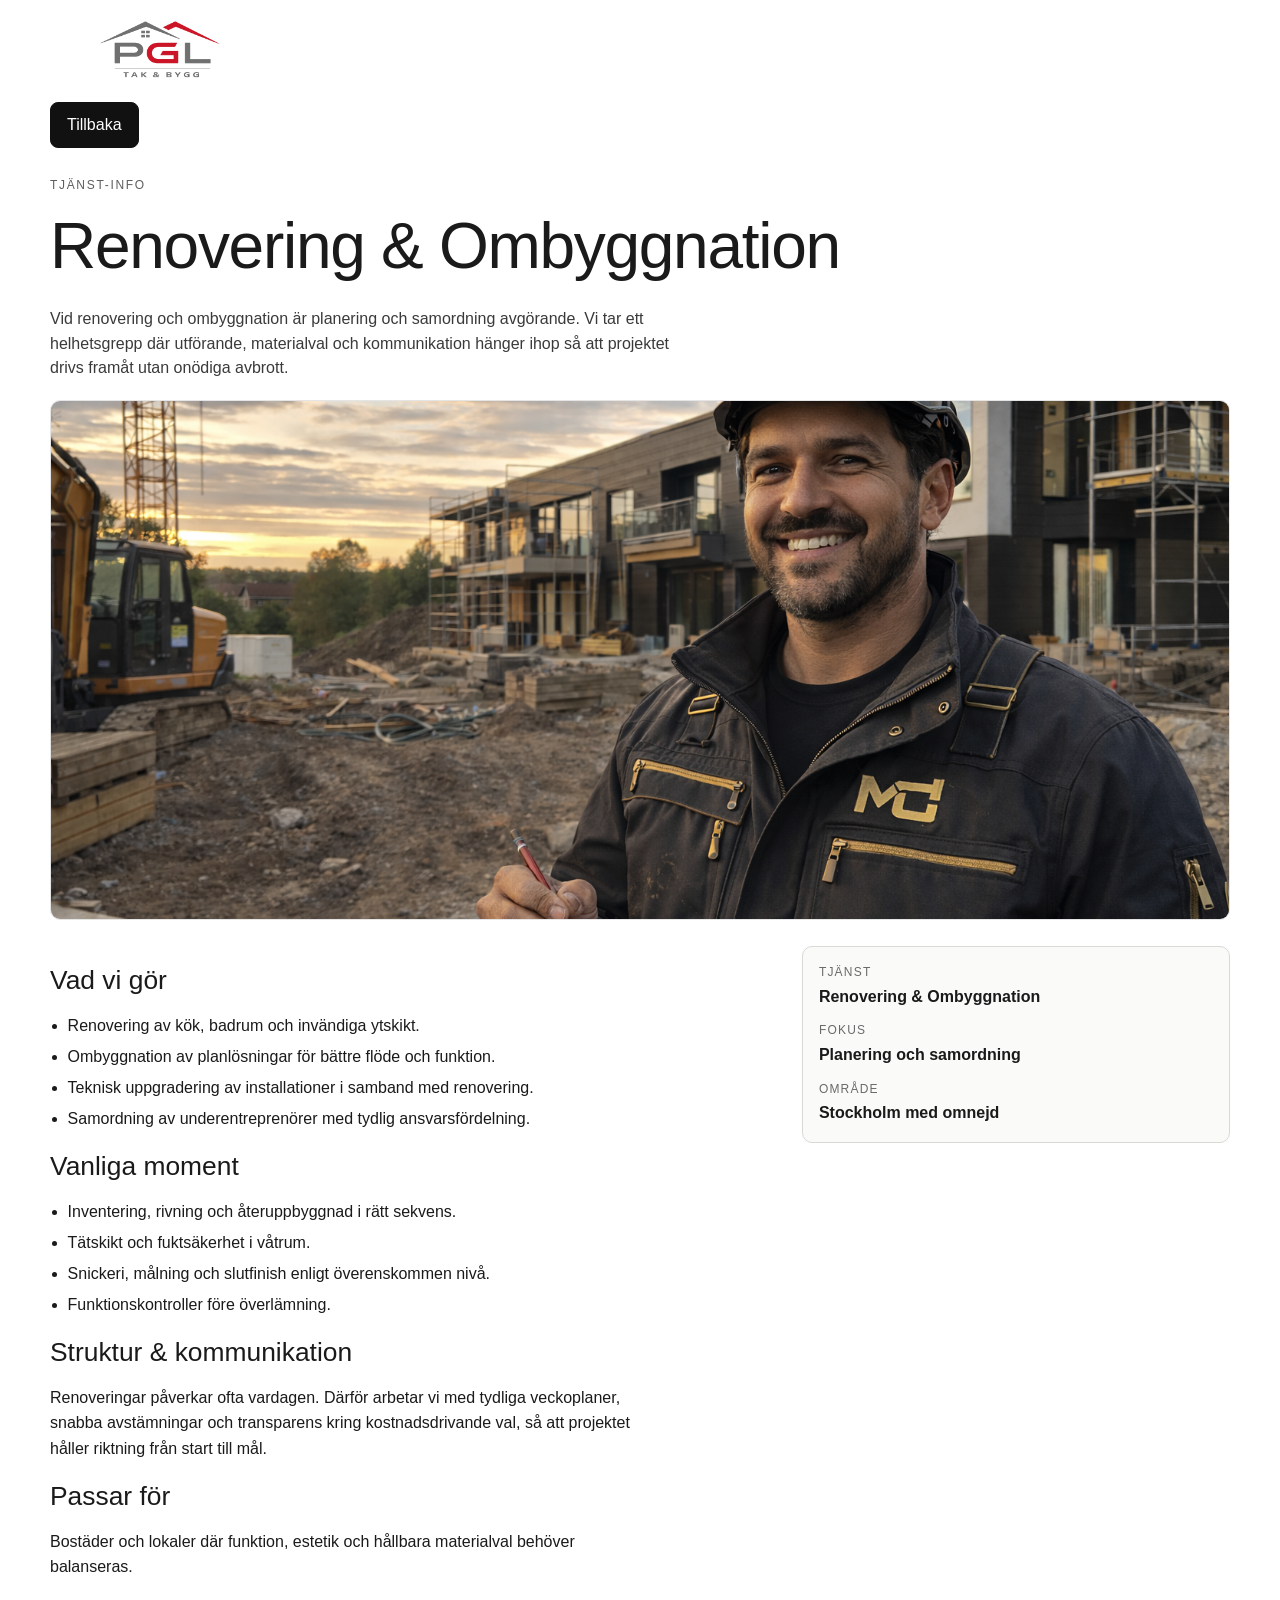
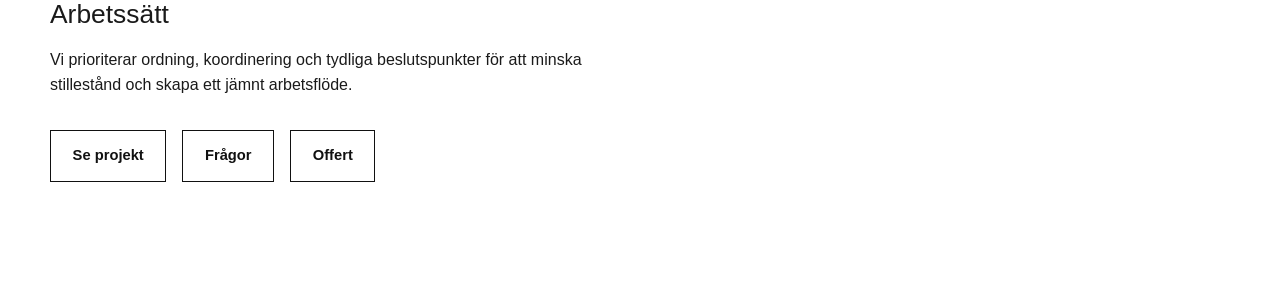
<file: services/renovering-ombyggnation.html>
<!DOCTYPE html>
<html lang="sv">
  <head>
    <meta charset="UTF-8" />
    <meta name="viewport" content="width=device-width, initial-scale=1.0" />
    <title>Tjänst-info | Renovering &amp; Ombyggnation</title>
    <meta name="description" content="Tjänst-info för renovering och ombyggnation från M & C Effektiv Bygg AB." />
    <link rel="stylesheet" href="../styles.css" />
  </head>
  <body>
    <header class="site-header is-scrolled" aria-label="Huvudnavigering">
      <div class="container nav-wrapper">
        <a href="../index.html" class="brand" aria-label="Till startsidan">
          <img src="../PGL.png" alt="PGL Energy Tak och Bygg logotyp" />
        </a>
        <nav>
          <ul class="nav-list">
            <li><a href="../index.html#om-oss">Om oss</a></li>
            <li><a href="../index.html#tjanster">Tjänster</a></li>
            <li><a href="../index.html#projekt">Projekt</a></li>
            <li><a href="../index.html#kontakt" class="nav-cta">Kontakta</a></li>
          </ul>
        </nav>
      </div>
    </header>

    <main class="section service-detail">
      <div class="container project-detail">
        <div class="project-back-row"><a class="btn-back js-smart-back" href="../index.html#tjanster">Tillbaka</a></div>
        <p class="eyebrow">Tjänst-info</p>
        <h1 class="service-heading">Renovering &amp; Ombyggnation</h1>
        <p class="project-lead">Vid renovering och ombyggnation är planering och samordning avgörande. Vi tar ett helhetsgrepp där utförande, materialval och kommunikation hänger ihop så att projektet drivs framåt utan onödiga avbrott.</p>

        <img src="../bygggubbe.png" alt="Renovering och ombyggnation" loading="lazy" class="service-image" />

        <div class="project-layout">
          <section class="project-text">
            <h2>Vad vi gör</h2>
            <ul>
              <li>Renovering av kök, badrum och invändiga ytskikt.</li>
              <li>Ombyggnation av planlösningar för bättre flöde och funktion.</li>
              <li>Teknisk uppgradering av installationer i samband med renovering.</li>
              <li>Samordning av underentreprenörer med tydlig ansvarsfördelning.</li>
            </ul>

            <h2>Vanliga moment</h2>
            <ul>
              <li>Inventering, rivning och återuppbyggnad i rätt sekvens.</li>
              <li>Tätskikt och fuktsäkerhet i våtrum.</li>
              <li>Snickeri, målning och slutfinish enligt överenskommen nivå.</li>
              <li>Funktionskontroller före överlämning.</li>
            </ul>

            <h2>Struktur &amp; kommunikation</h2>
            <p>Renoveringar påverkar ofta vardagen. Därför arbetar vi med tydliga veckoplaner, snabba avstämningar och transparens kring kostnadsdrivande val, så att projektet håller riktning från start till mål.</p>

            <h2>Passar för</h2>
            <p>Bostäder och lokaler där funktion, estetik och hållbara materialval behöver balanseras.</p>

            <section>
              <h2>Arbetssätt</h2>
              <p>Vi prioriterar ordning, koordinering och tydliga beslutspunkter för att minska stillestånd och skapa ett jämnt arbetsflöde.</p>
            </section>

            <div class="cta-buttons">
              <a class="btn btn-primary" href="../index.html#projekt">Se projekt</a>
              <a class="btn btn-primary" href="../index.html#kontakt">Frågor</a>
              <a class="btn btn-primary" href="../index.html#kontakt">Offert</a>
            </div>
          </section>

          <aside class="project-facts project-aside">
            <div class="facts-card">
              <div><span>Tjänst</span><strong>Renovering &amp; Ombyggnation</strong></div>
              <div><span>Fokus</span><strong>Planering och samordning</strong></div>
              <div><span>Område</span><strong>Stockholm med omnejd</strong></div>
            </div>
          </aside>
        </div>
      </div>
    </main>
      <script src="../script.js" defer></script>
  </body>
</html>
</file>
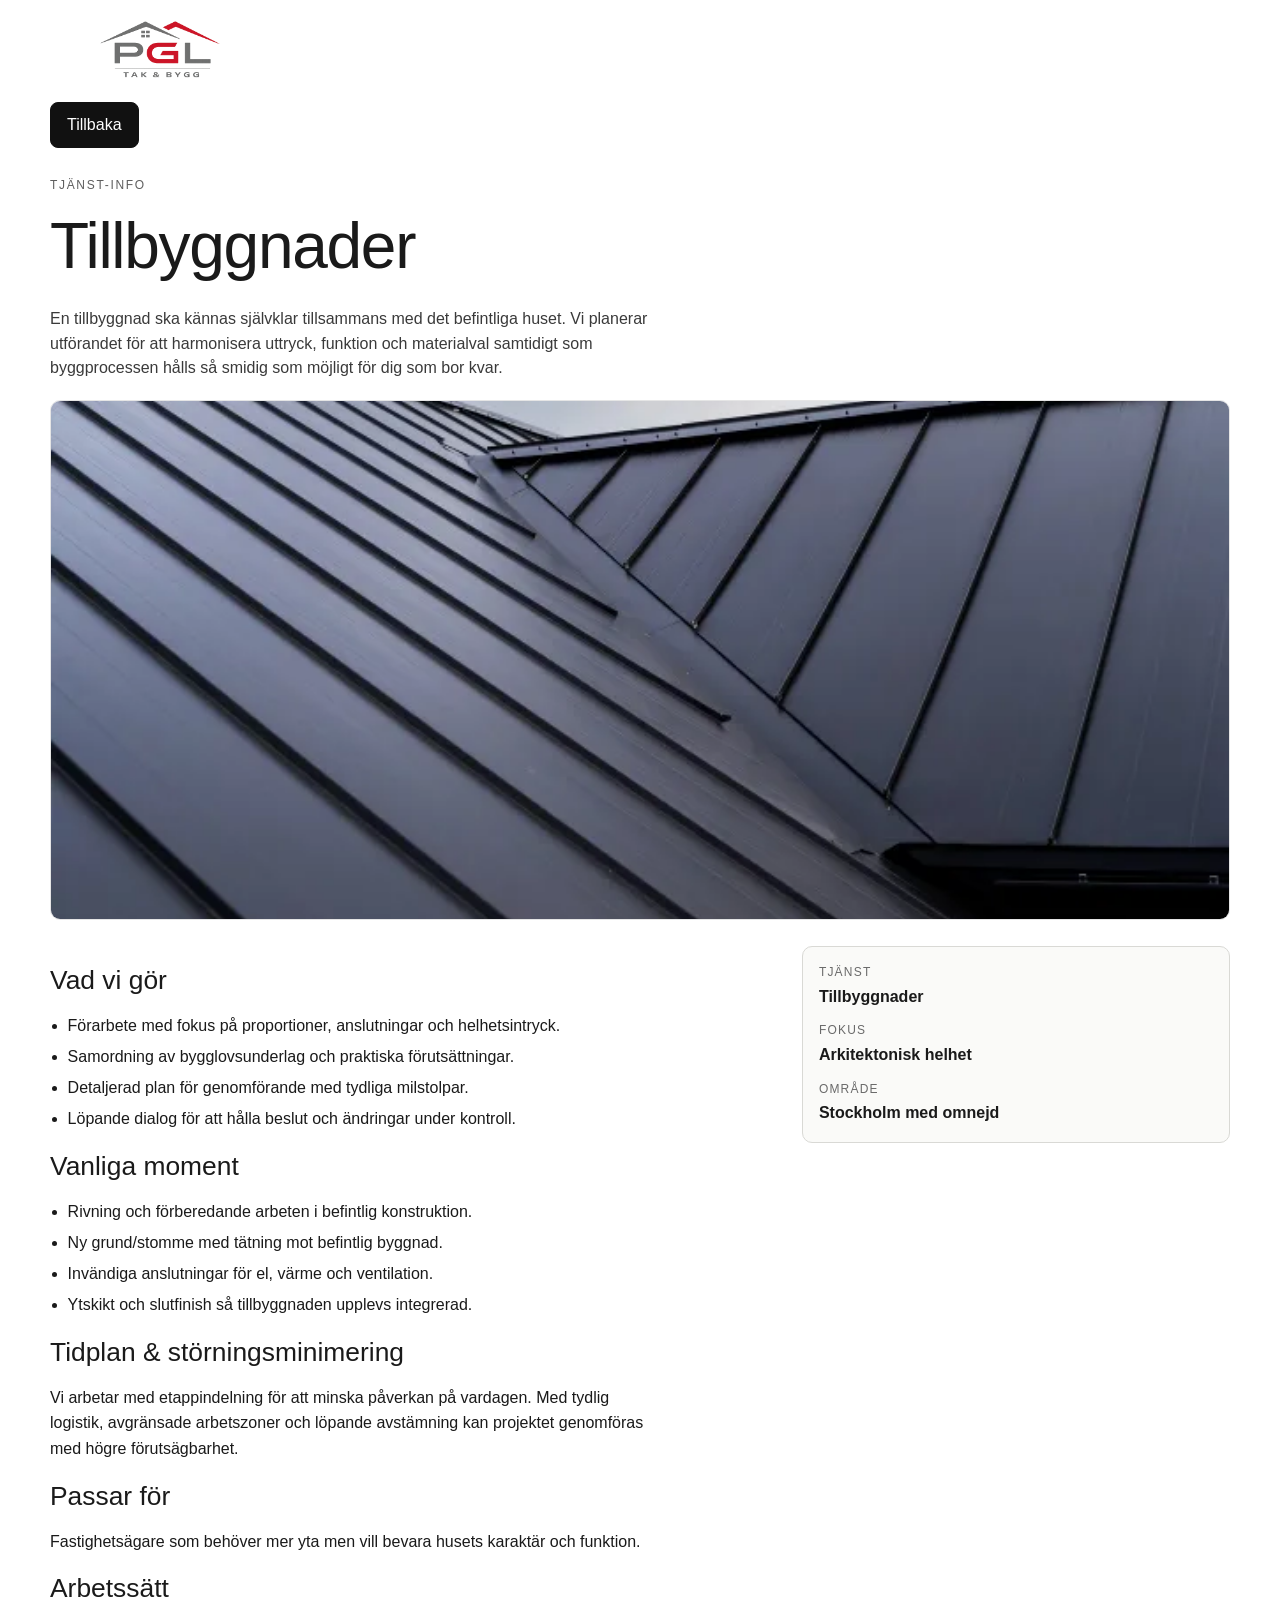
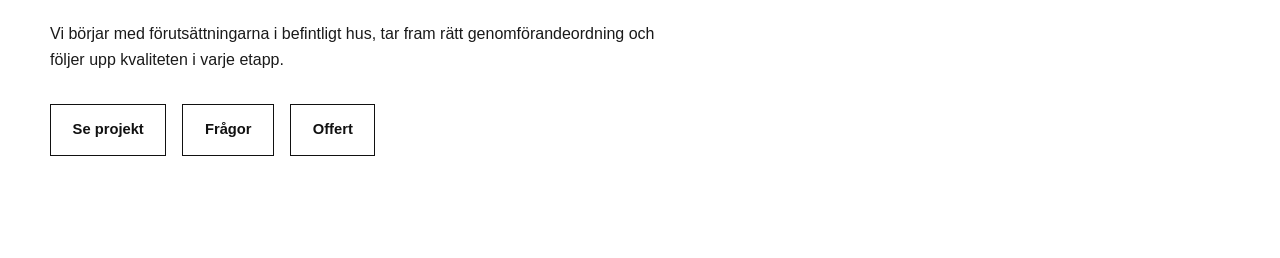
<file: services/tillbyggnader.html>
<!DOCTYPE html>
<html lang="sv">
  <head>
    <meta charset="UTF-8" />
    <meta name="viewport" content="width=device-width, initial-scale=1.0" />
    <title>Tjänst-info | Tillbyggnader</title>
    <meta name="description" content="Tjänst-info för tillbyggnader från M & C Effektiv Bygg AB." />
    <link rel="stylesheet" href="../styles.css" />
  </head>
  <body>
    <header class="site-header is-scrolled" aria-label="Huvudnavigering">
      <div class="container nav-wrapper">
        <a href="../index.html" class="brand" aria-label="Till startsidan">
          <img src="../PGL.png" alt="PGL Energy Tak och Bygg logotyp" />
        </a>
        <nav>
          <ul class="nav-list">
            <li><a href="../index.html#om-oss">Om oss</a></li>
            <li><a href="../index.html#tjanster">Tjänster</a></li>
            <li><a href="../index.html#projekt">Projekt</a></li>
            <li><a href="../index.html#kontakt" class="nav-cta">Kontakta</a></li>
          </ul>
        </nav>
      </div>
    </header>

    <main class="section service-detail">
      <div class="container project-detail">
        <div class="project-back-row"><a class="btn-back js-smart-back" href="../index.html#tjanster">Tillbaka</a></div>
        <p class="eyebrow">Tjänst-info</p>
        <h1 class="service-heading">Tillbyggnader</h1>
        <p class="project-lead">En tillbyggnad ska kännas självklar tillsammans med det befintliga huset. Vi planerar utförandet för att harmonisera uttryck, funktion och materialval samtidigt som byggprocessen hålls så smidig som möjligt för dig som bor kvar.</p>

        <img src="../low-angle-modern-house-roof-clouds-1-jpg.webp" alt="Tillbyggnader" loading="lazy" class="service-image" />

        <div class="project-layout">
          <section class="project-text">
            <h2>Vad vi gör</h2>
            <ul>
              <li>Förarbete med fokus på proportioner, anslutningar och helhetsintryck.</li>
              <li>Samordning av bygglovsunderlag och praktiska förutsättningar.</li>
              <li>Detaljerad plan för genomförande med tydliga milstolpar.</li>
              <li>Löpande dialog för att hålla beslut och ändringar under kontroll.</li>
            </ul>

            <h2>Vanliga moment</h2>
            <ul>
              <li>Rivning och förberedande arbeten i befintlig konstruktion.</li>
              <li>Ny grund/stomme med tätning mot befintlig byggnad.</li>
              <li>Invändiga anslutningar för el, värme och ventilation.</li>
              <li>Ytskikt och slutfinish så tillbyggnaden upplevs integrerad.</li>
            </ul>

            <h2>Tidplan &amp; störningsminimering</h2>
            <p>Vi arbetar med etappindelning för att minska påverkan på vardagen. Med tydlig logistik, avgränsade arbetszoner och löpande avstämning kan projektet genomföras med högre förutsägbarhet.</p>

            <h2>Passar för</h2>
            <p>Fastighetsägare som behöver mer yta men vill bevara husets karaktär och funktion.</p>

            <section>
              <h2>Arbetssätt</h2>
              <p>Vi börjar med förutsättningarna i befintligt hus, tar fram rätt genomförandeordning och följer upp kvaliteten i varje etapp.</p>
            </section>

            <div class="cta-buttons">
              <a class="btn btn-primary" href="../index.html#projekt">Se projekt</a>
              <a class="btn btn-primary" href="../index.html#kontakt">Frågor</a>
              <a class="btn btn-primary" href="../index.html#kontakt">Offert</a>
            </div>
          </section>

          <aside class="project-facts project-aside">
            <div class="facts-card">
              <div><span>Tjänst</span><strong>Tillbyggnader</strong></div>
              <div><span>Fokus</span><strong>Arkitektonisk helhet</strong></div>
              <div><span>Område</span><strong>Stockholm med omnejd</strong></div>
            </div>
          </aside>
        </div>
      </div>
    </main>
      <script src="../script.js" defer></script>
  </body>
</html>
</file>
<file: styles.css>
:root {
  --bg-dark: #111;
  --bg-light: #f6f6f4;
  --text-main: #1a1a1a;
  --text-muted: #5e5e5e;
  --line: #d9d9d5;
  --accent: #ffffff;
  --max-width: 1180px;
  --header-height: 104px;
}

* {
  box-sizing: border-box;
}

html,
body {
  margin: 0;
  padding: 0;
  width: 100%;
  overflow-x: hidden;
  max-width: 100%;
}

html {
  scroll-behavior: smooth;
}

body {
  font-family: "Inter", "Helvetica Neue", Arial, sans-serif;
  color: var(--text-main);
  background: #fff;
  line-height: 1.6;
  position: relative;
}

body.page-leave {
  opacity: 0;
  transition: opacity 0.4s ease;
}

img {
  max-width: 100%;
  height: auto;
  display: block;
}

a {
  color: inherit;
  text-decoration: none;
}

.skip-link {
  position: absolute;
  left: -999px;
  top: 0;
  background: #000;
  color: #fff;
  padding: 0.65rem 1rem;
  z-index: 100;
}

.skip-link:focus {
  left: 0.5rem;
  top: 0.5rem;
}

.container {
  width: min(100% - 3rem, var(--max-width));
  margin-inline: auto;
}

.site-header {
  position: fixed;
  left: 0;
  width: 100%;
  top: 0;
  z-index: 50;
  padding: 1.15rem 0;
  color: #fff;
  border-bottom: 1px solid transparent;
  background: transparent;
  transform: translateY(0);
  transition: background-color 0.24s ease, padding 0.24s ease, border-color 0.24s ease, transform 0.3s ease;
}

.site-header.is-hidden {
  transform: translateY(-110%);
}

.site-header.is-scrolled {
  padding: 0.65rem 0;
  border-bottom-color: rgba(255, 255, 255, 0.14);
  background: rgba(8, 8, 8, 0.82);
}

.nav-wrapper {
  display: flex;
  align-items: center;
  justify-content: space-between;
  gap: 1.5rem;
}

.brand img {
  width: clamp(150px, 22vw, 220px);
  height: auto;
  max-height: 64px;
  object-fit: contain;
}

.nav-list {
  margin: 0;
  padding: 0;
  list-style: none;
  display: flex;
  gap: 1.6rem;
  color: #fff;
  align-items: center;
}

.nav-list a {
  font-size: 0.8rem;
  letter-spacing: 0.14em;
  text-transform: uppercase;
  transition: opacity 0.24s ease, background-color 0.24s ease, border-color 0.24s ease;
}

.nav-list a:hover {
  opacity: 0.78;
}

.nav-cta {
  border: 1px solid rgba(255, 255, 255, 0.55);
  border-radius: 999px;
  padding: 0.52rem 0.95rem;
  letter-spacing: 0.12em;
}

.nav-cta:hover {
  opacity: 1;
  background: rgba(255, 255, 255, 0.12);
  border-color: rgba(255, 255, 255, 0.8);
}

.hero {
  position: sticky;
  top: 0;
  width: 100%;
  height: 100vh;
  min-height: 100vh;
  margin: 0;
  padding: 0;
  overflow: hidden;
  background: #000;
  display: flex;
  align-items: end;
  color: #fff;
  z-index: 0;
}

.hero-bg,
.hero-overlay {
  position: absolute;
  inset: 0;
}

.hero-bg {
  width: 100%;
  height: 100%;
  object-fit: cover;
  object-position: center;
}

.hero-overlay {
  background: rgba(0, 0, 0, 0.45);
}

.hero-content {
  position: relative;
  z-index: 2;
  max-width: 760px;
  padding: calc(var(--header-height) + 4rem) 0 4rem;
}

.hero + section {
  margin-top: 0 !important;
}

main > .section {
  position: relative;
  z-index: 1;
  background: #fff;
}

.section.section-after-hero {
  margin: 0;
  padding: 80px 0;
  background: #f6f6f4;
}

.eyebrow {
  text-transform: uppercase;
  letter-spacing: 0.14em;
  font-size: 0.75rem;
  color: var(--text-muted);
  margin-bottom: 0.75rem;
}

.hero .eyebrow {
  color: rgba(255, 255, 255, 0.8);
}

h1,
h2,
h3,
h4 {
  font-weight: 300;
  line-height: 1.2;
  letter-spacing: -0.02em;
  margin: 0 0 1rem;
}

h1 {
  font-size: clamp(2.1rem, 5vw, 4.6rem);
  margin-bottom: 1.2rem;
  overflow-wrap: anywhere;
}

h2 {
  font-size: clamp(1.6rem, 3.8vw, 3rem);
}

.lead {
  max-width: 64ch;
  color: rgba(255, 255, 255, 0.92);
}

.hero-actions {
  display: flex;
  gap: 1rem;
  margin-top: 2.2rem;
  flex-wrap: wrap;
}

.btn {
  display: inline-block;
  padding: 0.82rem 1.35rem;
  border: 1px solid currentColor;
  font-weight: 600;
  font-size: 0.92rem;
  transition: transform 0.3s ease, background-color 0.3s ease, color 0.3s ease;
}

.btn:hover {
  transform: translateY(-2px);
}

.btn-primary {
  background: #fff;
  color: #111;
}

.btn-primary:hover {
  background: #e8e8e8;
}

.btn-secondary {
  color: #fff;
  background: transparent;
}

.btn-secondary:hover {
  background: rgba(255, 255, 255, 0.12);
}

.section {
  padding: clamp(4.2rem, 8vw, 7.5rem) 0;
  display: block;
}

.light {
  background: var(--bg-light);
}

.split-grid {
  display: grid;
  grid-template-columns: 1.1fr 1fr;
  align-items: center;
  gap: clamp(1.5rem, 4vw, 4rem);
}

.image-frame {
  margin: 0;
  overflow: hidden;
  border-radius: 2px;
}

.image-frame img,
.service-card__image img {
  transition: transform 0.65s ease;
}

.image-frame:hover img,
.service-card:hover .service-card__image img {
  transform: scale(1.05);
}

.service-grid {
  margin-top: 2rem;
  display: grid;
  grid-template-columns: repeat(4, minmax(0, 1fr));
  gap: 1.2rem;
}

.service-card-link {
  display: block;
  color: inherit;
  text-decoration: none;
}

.service-card {
  border: 1px solid var(--line);
  background: #fff;
  display: block;
  opacity: 0;
  transform: translateX(40px);
  transition:
    transform 0.6s ease-out,
    opacity 0.6s ease-out,
    box-shadow 0.25s ease,
    border-color 0.25s ease;
  transition-delay: var(--stagger-delay, 0ms);
}

.service-card.is-visible {
  opacity: 1;
  transform: translateX(0);
}

.service-card-link:hover .service-card,
.service-card-link:focus-visible .service-card {
  transform: translateY(-2px);
  border-color: #b8b8b2;
  box-shadow: 0 8px 24px rgba(0, 0, 0, 0.08);
}

.service-card-link:focus-visible {
  outline: 2px solid rgba(17, 17, 17, 0.45);
  outline-offset: 3px;
}

.service-card__image {
  width: 100%;
  aspect-ratio: 4 / 3;
  overflow: hidden;
  border-radius: 12px 12px 0 0;
  background: #eee;
}

.service-card__image img {
  width: 100%;
  height: 100%;
  object-fit: cover;
  object-position: center;
  display: block;
}

.service-card--renovering .service-card__image img {
  object-position: center 30%;
}

.service-card--markarbete .service-card__image img {
  object-position: center 40%;
}

.card-body {
  padding: 1rem;
}

.card-body p {
  color: var(--text-muted);
  font-size: 0.95rem;
}

.process {
  --progress: 0%;
}

.process-head {
  max-width: 46rem;
}

.process-wrap {
  position: relative;
  margin-top: 2.4rem;
  display: grid;
  grid-template-columns: 60px minmax(0, 1fr);
  column-gap: clamp(1.1rem, 2.3vw, 2rem);
}

.process-rail {
  position: relative;
  min-height: 100%;
}

.rail-line {
  position: absolute;
  top: 0;
  bottom: 0;
  left: 22px;
  width: 1px;
  background: rgba(0, 0, 0, 0.15);
}

.rail-progress {
  position: absolute;
  top: 0;
  left: 22px;
  width: 2px;
  height: var(--progress, 0%);
  background: rgba(0, 0, 0, 0.85);
  transform-origin: top;
}

.process-steps {
  margin: 0;
  padding: 0;
  list-style: none;
  display: grid;
  gap: 1rem;
}

.step {
  position: relative;
  display: grid;
  grid-template-columns: 36px minmax(0, 1fr);
  align-items: flex-start;
  gap: 0.95rem;
  min-height: 120px;
  padding: 0.2rem 0;
  opacity: 0.55;
  color: rgba(0, 0, 0, 0.55);
  transform: scale(0.98);
  transition: opacity 220ms ease, color 220ms ease, transform 220ms ease;
}

.step.is-pending {
  opacity: 0.55;
  color: rgba(0, 0, 0, 0.55);
  transform: scale(0.98);
}

.step.is-done {
  opacity: 1;
  color: rgba(0, 0, 0, 0.92);
  transform: scale(1);
}

.step-dot,
.step-content {
  position: relative;
  z-index: 1;
}

.step-dot {
  margin-top: 0.5rem;
  width: 0.85rem;
  height: 0.85rem;
  border-radius: 50%;
  border: 1px solid rgba(0, 0, 0, 0.34);
  background: transparent;
  transition: background-color 220ms ease, border-color 220ms ease;
}

.step-kicker {
  margin-bottom: 0.5rem;
}

.step-num {
  display: inline-flex;
  align-items: center;
  justify-content: center;
  width: 1.5rem;
  height: 1.5rem;
  border-radius: 50%;
  font-size: 0.78rem;
  font-weight: 700;
  letter-spacing: 0;
  color: rgba(17, 17, 17, 0.55);
  border: 1px solid rgba(0, 0, 0, 0.36);
  background: transparent;
  transition: color 220ms ease, border-color 220ms ease, background-color 220ms ease;
}

.step-content {
  border-top: 1px solid rgba(20, 20, 20, 0.18);
  padding-top: 0.95rem;
}

.step-content h3 {
  margin: 0;
  display: inline-block;
  font-size: clamp(1.02rem, 1.3vw, 1.24rem);
  letter-spacing: -0.01em;
  color: inherit;
}

.step-content p {
  margin: 0.48rem 0 0;
  color: inherit;
  max-width: 58ch;
}

.step.is-done .step-dot {
  background: rgba(0, 0, 0, 0.9);
  border-color: rgba(0, 0, 0, 0.9);
}

.step.is-done .step-num {
  color: #fff;
  background: rgba(0, 0, 0, 0.92);
  border-color: rgba(0, 0, 0, 0.92);
}


.process.process-static .rail-progress {
  height: 100%;
}

.process.process-static .step,
.process.process-static .step.is-pending,
.process.process-static .step.is-done {
  opacity: 1;
  color: rgba(0, 0, 0, 0.92);
  transform: none;
}

.process.process-static .step-dot {
  background: rgba(0, 0, 0, 0.9);
  border-color: rgba(0, 0, 0, 0.9);
}

.process.process-static .step-num {
  color: #fff;
  background: rgba(0, 0, 0, 0.92);
  border-color: rgba(0, 0, 0, 0.92);
}

.project-grid {
  margin-top: 2rem;
  display: grid;
  grid-template-columns: repeat(3, 1fr);
  gap: 1rem;
}

.project-item {
  display: block;
  position: relative;
  overflow: hidden;
  min-height: 280px;
  border-radius: 10px;
  background: #e9e9e9;
  perspective: 1200px;
  cursor: pointer;
}

.project-card-inner {
  position: relative;
  width: 100%;
  height: 100%;
  transition: transform 0.5s ease;
  transform-style: preserve-3d;
}

.project-item:hover .project-card-inner,
.project-item:focus-visible .project-card-inner {
  transform: rotateY(180deg);
}

.project-front,
.project-back {
  position: absolute;
  inset: 0;
  border-radius: inherit;
  overflow: hidden;
  backface-visibility: hidden;
}

.project-front img {
  width: 100%;
  height: 100%;
  object-fit: cover;
}

.project-front .overlay {
  position: absolute;
  inset: auto 0 0 0;
  background: linear-gradient(to top, rgba(0, 0, 0, 0.75), transparent);
  color: #fff;
  padding: 1.6rem 1rem 1rem;
  display: flex;
  flex-direction: column;
  gap: 0.2rem;
}

.project-front .overlay em {
  font-style: normal;
  color: #cfcfcf;
  font-size: 0.9rem;
}

.project-back {
  transform: rotateY(180deg);
  color: #fff;
  padding: 1.25rem;
  display: flex;
  flex-direction: column;
  justify-content: space-between;
  background-image:
    linear-gradient(rgba(0, 0, 0, 0.45), rgba(0, 0, 0, 0.45)),
    var(--project-bg);
  background-size: cover;
  background-position: center;
}

.project-back strong {
  font-size: 1.15rem;
  line-height: 1.25;
}

.project-back p {
  margin: 0;
  line-height: 1.5;
  color: rgba(255, 255, 255, 0.92);
}

.project-back__cta {
  font-size: 0.88rem;
  font-weight: 600;
  letter-spacing: 0.01em;
}

.stats-grid {
  margin-top: 2rem;
  display: grid;
  grid-template-columns: repeat(3, minmax(0, 1fr));
  gap: 1.5rem;
}

.counter {
  font-size: clamp(2rem, 5vw, 3.4rem);
  font-weight: 300;
  margin: 0;
}

.contact {
  background: #f3f3f1;
}

.contact-inner {
  display: grid;
  grid-template-columns: 1.25fr 0.9fr;
  max-width: 1120px;
  gap: clamp(1rem, 3.6vw, 3.25rem);
  align-items: start;
}

.contact-card,
.contact-mini {
  background: #fff;
  border: 1px solid rgba(0, 0, 0, 0.12);
  border-radius: 12px;
}

.contact-card {
  padding: clamp(1.4rem, 2.4vw, 2rem);
}

.contact-card h2 {
  margin-bottom: 1rem;
  font-size: clamp(2rem, 3.4vw, 2.75rem);
}

.trust-row {
  display: flex;
  flex-wrap: wrap;
  gap: 0.6rem 1rem;
  margin-bottom: 1.2rem;
  color: #202020;
  font-size: 0.88rem;
}

#contactForm {
  display: grid;
  gap: 0.82rem;
}

#contactForm .row {
  display: grid;
  gap: 0.35rem;
}

#contactForm .row.two {
  grid-template-columns: repeat(2, minmax(0, 1fr));
  gap: 0.85rem;
}

#contactForm label {
  font-size: 0.8rem;
  font-weight: 500;
}

#contactForm input,
#contactForm select,
#contactForm textarea {
  width: 100%;
  border: 1px solid #1a1a1a;
  border-radius: 10px;
  padding: 0.62rem 0.75rem;
  font: inherit;
  background: #fff;
}

#contactForm textarea {
  min-height: 132px;
}

#contactForm input:focus,
#contactForm select:focus,
#contactForm textarea:focus {
  outline: 2px solid rgba(0, 0, 0, 0.16);
  outline-offset: 2px;
  border-color: #000;
}

#contactForm input[type='file'] {
  border-style: dashed;
  padding: 0.65rem;
}

#contactForm .help,
#contactForm .gdpr {
  margin: 0;
  font-size: 0.83rem;
  color: #525252;
}

#contactForm .form-status {
  margin: 0.2rem 0 0;
  min-height: 1.35rem;
  font-weight: 500;
}

#contactForm .btn-primary {
  background: #111;
  color: #fff;
  border: 1px solid #111;
  border-radius: 12px;
  min-height: 48px;
  padding: 0.7rem 1.05rem;
  font: inherit;
  font-weight: 600;
  cursor: pointer;
  transition: background-color 0.2s ease;
}

#contactForm .btn-primary:hover:not(:disabled) {
  background: #2a2a2a;
}

#contactForm .btn-primary:disabled {
  opacity: 0.7;
  cursor: wait;
}

.contact-side {
  --review-gap: 8px;
  --review-card-width: 160px;
  --review-card-height: 140px;
  --review-columns: 6;
  --review-grid-width: calc(
    (var(--review-card-width) * var(--review-columns)) + (var(--review-gap) * (var(--review-columns) - 1))
  );
  position: relative;
  display: grid;
  align-content: start;
  gap: 1rem;
  padding: 1.1rem;
  border-radius: 12px;
  border: 1px solid rgba(0, 0, 0, 0.12);
  background-image: linear-gradient(rgba(16, 16, 16, 0.26), rgba(16, 16, 16, 0.26)), url('image003_3-scaled.jpg');
  background-size: cover;
  background-position: center;
  background-repeat: no-repeat;
}

.contact-mini {
  padding: 1.1rem;
}

.reviews-viewport {
  width: 100%;
  overflow: hidden;
  border-radius: 12px;
  padding: 0;
  height: calc((var(--review-card-height) * 3) + (var(--review-gap) * 2));
}

.reviews-track {
  display: flex;
  width: max-content;
  gap: var(--review-gap);
  animation: reviews-marquee 32s linear infinite;
  will-change: transform;
}

.reviews-viewport:hover .reviews-track,
.reviews-viewport:focus-within .reviews-track {
  animation-play-state: paused;
}

.reviews-grid {
  flex: 0 0 auto;
  width: var(--review-grid-width);
  min-width: var(--review-grid-width);
  display: grid;
  grid-template-columns: repeat(var(--review-columns), var(--review-card-width));
  grid-auto-rows: var(--review-card-height);
  justify-content: start;
  gap: var(--review-gap);
}

.review-card {
  background: rgba(255, 255, 255, 0.95);
  border-radius: 10px;
  width: var(--review-card-width);
  height: var(--review-card-height);
  padding: 12px;
  box-shadow: 0 8px 18px rgba(0, 0, 0, 0.1);
  display: grid;
  align-content: start;
  gap: 0.33rem;
}

.review-stars {
  margin: 0;
  color: #c9a24f;
  font-size: 0.8rem;
  letter-spacing: 0.07em;
}

.review-text {
  margin: 0;
  color: #2b2b2b;
  font-size: 0.78rem;
  line-height: 1.35;
  display: -webkit-box;
  -webkit-line-clamp: 2;
  -webkit-box-orient: vertical;
  overflow: hidden;
}

.review-meta {
  margin: 0;
  color: #5d5d5d;
  font-size: 0.75rem;
}

@keyframes reviews-marquee {
  from {
    transform: translateX(0);
  }

  to {
    transform: translateX(calc(-1 * (var(--review-grid-width) + var(--review-gap))));
  }
}

.mini-title {
  margin: 0;
  text-transform: uppercase;
  letter-spacing: 0.12em;
  font-size: 0.72rem;
  color: #626262;
}

.mini-phone {
  display: inline-block;
  margin-top: 0.45rem;
  font-size: 1.55rem;
  letter-spacing: -0.02em;
}

.mini-meta {
  margin: 0.45rem 0 0;
  font-size: 0.9rem;
  color: #5b5b5b;
}

.mini-points {
  margin: 0.9rem 0 0;
  padding: 0;
  list-style: none;
  display: flex;
  flex-wrap: wrap;
  gap: 0.55rem;
}

.mini-points li {
  font-size: 0.8rem;
  border: 1px solid rgba(0, 0, 0, 0.12);
  border-radius: 999px;
  padding: 0.28rem 0.65rem;
  color: #4f4f4f;
}

.contact ::selection {
  background: rgba(0, 0, 0, 0.12);
  color: inherit;
}

.site-footer {
  background: #0d0d0d;
  color: #e0e0e0;
  padding: 3rem 0;
}

.footer-grid {
  display: grid;
  gap: 2rem;
  grid-template-columns: 1.2fr 1fr 1fr;
}

.footer-grid ul {
  margin: 0;
  padding: 0;
  list-style: none;
  display: grid;
  gap: 0.45rem;
}

.reveal {
  opacity: 0;
  transform: translateY(28px);
  transition: opacity 0.8s ease, transform 0.8s ease;
}

.reveal.show {
  opacity: 1;
  transform: translateY(0);
}

@media (max-width: 980px) {
  .service-grid {
    grid-template-columns: repeat(2, 1fr);
  }

  .split-grid,
  .footer-grid,
  .contact-inner {
    grid-template-columns: 1fr;
  }

  .project-grid {
    grid-template-columns: repeat(2, minmax(0, 1fr));
  }

}

@media (max-width: 720px) {
  .contact-card {
    padding: 22px;
  }

  :root {
    --header-height: 116px;
  }

  .site-header {
    padding: 0.8rem 0;
  }

  .site-header.is-scrolled {
    padding: 0.58rem 0;
  }

  .nav-wrapper {
    gap: 0.95rem;
    align-items: center;
  }

  .brand img {
    width: clamp(44px, 8vw, 70px);
    max-height: 70px;
    height: auto;
  }

  .nav-list {
    gap: 0.85rem;
    flex-wrap: wrap;
    justify-content: flex-start;
  }

  .nav-list a {
    font-size: 0.75rem;
    letter-spacing: 0.12em;
  }

  .hero {
    height: 100vh;
    min-height: 100vh;
  }

  .hero-content {
    padding-top: calc(var(--header-height) + 2rem);
  }

  .service-grid,
  .stats-grid {
    grid-template-columns: 1fr;
  }

  .project-grid {
    gap: 0.8rem;
  }

  .project-item {
    min-height: 180px;
  }

  .project-back {
    padding: 1rem;
  }

  .service-grid {
    overflow-x: clip;
  }

  .service-card {
    transform: translateX(24px);
    transition-duration: 0.5s;
  }

  .service-card-link:nth-child(2) .service-card {
    transition-delay: 0.08s;
  }

  .service-card-link:nth-child(3) .service-card {
    transition-delay: 0.16s;
  }

  .service-card-link:nth-child(4) .service-card {
    transition-delay: 0.24s;
  }

  #contactForm .row.two {
    grid-template-columns: 1fr;
  }

  .contact-side {
    padding: 0.9rem;
  }
}

@media (max-width: 768px) {
  .page,
  main,
  section {
    overflow-x: clip;
  }
}

@media (max-width: 720px) {
  .process-wrap {
    grid-template-columns: 34px minmax(0, 1fr);
    column-gap: 0.78rem;
  }

  .process.process-mobile-animate .step,
  .process.process-mobile-animate .step.is-pending,
  .process.process-mobile-animate .step.is-done {
    opacity: 0;
    transform: translateY(26px) scale(0.96);
    filter: blur(6px);
    transition:
      opacity 420ms cubic-bezier(0.22, 1, 0.36, 1),
      transform 420ms cubic-bezier(0.22, 1, 0.36, 1),
      filter 420ms ease;
    transition-delay: var(--step-delay, 0ms);
  }

  .process.process-mobile-animate .step.is-mobile-visible,
  .process.process-mobile-animate .step.is-mobile-visible.is-pending,
  .process.process-mobile-animate .step.is-mobile-visible.is-done {
    opacity: 1;
    transform: translateY(0) scale(1);
    filter: blur(0);
  }

  .process.process-mobile-animate .step.is-mobile-visible.is-pending {
    color: rgba(0, 0, 0, 0.55);
  }

  .process.process-mobile-animate .step.is-mobile-visible.is-done {
    color: rgba(0, 0, 0, 0.92);
  }

  .process.process-mobile-animate .step-dot {
    transform: scale(0.65);
    opacity: 0.5;
    transition: transform 360ms ease, opacity 360ms ease;
  }

  .process.process-mobile-animate .step.is-mobile-visible .step-dot {
    opacity: 1;
    transform: scale(1);
    animation: processMobileDotPulse 680ms ease;
  }

  .process.process-mobile-animate .step-num {
    transform: translateY(8px);
    opacity: 0;
    transition: transform 360ms ease, opacity 360ms ease;
    transition-delay: calc(var(--step-delay, 0ms) + 30ms);
  }

  .process.process-mobile-animate .step.is-mobile-visible .step-num {
    transform: translateY(0);
    opacity: 1;
  }

  .rail-line,
  .rail-progress {
    left: 12px;
  }

  .step {
    grid-template-columns: 24px minmax(0, 1fr);
    gap: 0.7rem;
    min-height: 104px;
  }

  .step-content {
    padding-top: 0.8rem;
  }
}

@keyframes processMobileDotPulse {
  0% {
    transform: scale(0.65);
  }
  55% {
    transform: scale(1.16);
  }
  100% {
    transform: scale(1);
  }
}

@media (prefers-reduced-motion: reduce) {
  .reviews-track {
    animation: none;
    transform: translateX(0);
  }

  html {
    scroll-behavior: auto;
  }

  *,
  *::before,
  *::after {
    animation-duration: 0.01ms !important;
    animation-iteration-count: 1 !important;
    transition-duration: 0.01ms !important;
  }

  .rail-progress {
    transition: none !important;
  }

  .step,
  .step.is-pending,
  .step.is-done {
    opacity: 1 !important;
    transform: none !important;
    transition: none !important;
  }
}


.project-detail h1 {
  margin-bottom: 0.6rem;
}

.project-detail,
.project-layout,
.project-text,
.project-aside,
.project-facts {
  min-width: 0;
}

.project-lead {
  max-width: 70ch;
  color: #3a3a3a;
  margin: 0 0 1.2rem;
}

.project-text h1,
.project-text h2,
.project-text p,
.project-text li {
  word-break: normal;
  overflow-wrap: anywhere;
  hyphens: auto;
}

.project-text {
  max-width: 68ch;
}

.project-text * {
  letter-spacing: normal;
}

.project-hero-image {
  width: 100%;
  max-height: 520px;
  object-fit: cover;
  border-radius: 10px;
  border: 1px solid rgba(0, 0, 0, 0.1);
  margin-bottom: 1.6rem;
}

.project-layout {
  display: grid;
  grid-template-columns: minmax(0, 1.5fr) minmax(260px, 0.9fr);
  gap: clamp(1.2rem, 3vw, 2.4rem);
  align-items: start;
}

.project-layout > * {
  min-width: 0;
}

.project-layout h2 {
  font-size: clamp(1.25rem, 2.2vw, 1.65rem);
  margin-top: 1.2rem;
}

.project-layout ul {
  margin: 0.5rem 0 0;
  padding-left: 1.1rem;
}

.project-layout li {
  margin-bottom: 0.35rem;
}

.project-facts {
  align-self: start;
  position: sticky;
  top: 96px;
  display: grid;
  gap: 0.85rem;
}

@media (max-width: 900px) {
  .project-layout {
    grid-template-columns: 1fr;
    gap: 20px;
  }

  .project-facts,
  .project-aside {
    position: static;
    top: auto;
    width: 100%;
    max-width: none;
  }

  .project-hero-image {
    width: 100%;
    height: auto;
    aspect-ratio: 16 / 9;
    object-fit: cover;
    border-radius: 14px;
  }

  .project-detail h1 {
    font-size: clamp(34px, 9vw, 44px);
    line-height: 1.05;
  }
}

.facts-card {
  border: 1px solid var(--line);
  border-radius: 10px;
  padding: 1rem;
  display: grid;
  gap: 0.75rem;
  background: #fafaf8;
}

.facts-card div {
  display: grid;
  gap: 0.1rem;
}

.facts-card span {
  font-size: 0.75rem;
  text-transform: uppercase;
  letter-spacing: 0.1em;
  color: #6a6a6a;
}

.policy-page section {
  margin-bottom: 1rem;
}

.gdpr a {
  text-decoration: underline;
}


.service-detail .service-heading {
  margin-bottom: 1.4rem;
}

.service-detail .service-image {
  width: 100%;
  max-height: 520px;
  object-fit: cover;
  border-radius: 10px;
  border: 1px solid rgba(0, 0, 0, 0.1);
  margin-bottom: 1.6rem;
}

.cta-buttons {
  display: flex;
  gap: 16px;
  margin-top: 32px;
  flex-wrap: wrap;
}

@media (max-width: 768px) {
  .cta-buttons {
    flex-direction: column;
  }

  .service-detail .project-layout {
    grid-template-columns: 1fr;
  }

  .service-detail .project-facts,
  .service-detail .project-aside {
    position: static;
    width: 100%;
  }
}

/* UX/performance updates */

.project-item.reveal-side-desktop {
  transform: translateX(calc(var(--slide-direction, 1) * var(--project-max-offset, 720px) * var(--project-shift, 1)));
  transition: transform 0.14s linear;
}

.project-item.reveal-side-mobile {
  opacity: 0;
  transform: translateX(calc(var(--slide-direction, 1) * 42px));
  transition: transform 0.48s ease, opacity 0.48s ease;
}

.project-item.reveal-side-mobile.is-visible {
  opacity: 1;
  transform: translateX(0);
}

.project-lead {
  line-height: 1.55;
}

.project-back-row {
  margin-bottom: 0.8rem;
}

.btn-back {
  display: inline-block;
  margin-bottom: 1rem;
  padding: 0.55rem 1rem;
  background: #111;
  color: #fff;
  border-radius: 8px;
  border: 1px solid #111;
  transition: background-color 0.2s ease;
}

.btn-back:hover {
  background: #2d2d2d;
}

@media (max-width: 768px) {
  .project-layout {
    display: block;
  }

  .project-sidebar,
  .project-facts,
  .project-aside {
    position: static;
    width: 100%;
    margin-top: 16px;
  }

  .project-detail h1 {
    line-height: 1.15;
    max-width: 16ch;
  }

  .logo img,
  .brand img {
    height: auto;
    width: auto;
    max-height: 40px;
    max-width: 140px;
    object-fit: contain;
  }

  .cta-buttons {
    flex-direction: row;
    flex-wrap: wrap;
    gap: 10px;
  }
}

@media (prefers-reduced-motion: reduce) {
  .service-card,
  .project-item.reveal-side-desktop,
  .project-item.reveal-side-mobile {
    transform: none !important;
  }
}

@media (min-width: 769px) {
  .project-item.reveal-side-desktop {
    will-change: transform;
  }
}

@media (min-width: 769px) {
  .project-item.reveal-side-mobile {
    opacity: 1;
    transform: none;
  }
}


@media (hover: none) {
  .project-card-inner,
  .project-item:hover .project-card-inner,
  .project-item:focus-visible .project-card-inner {
    transform: none !important;
  }

  .project-back {
    display: none;
  }
}
</file>
